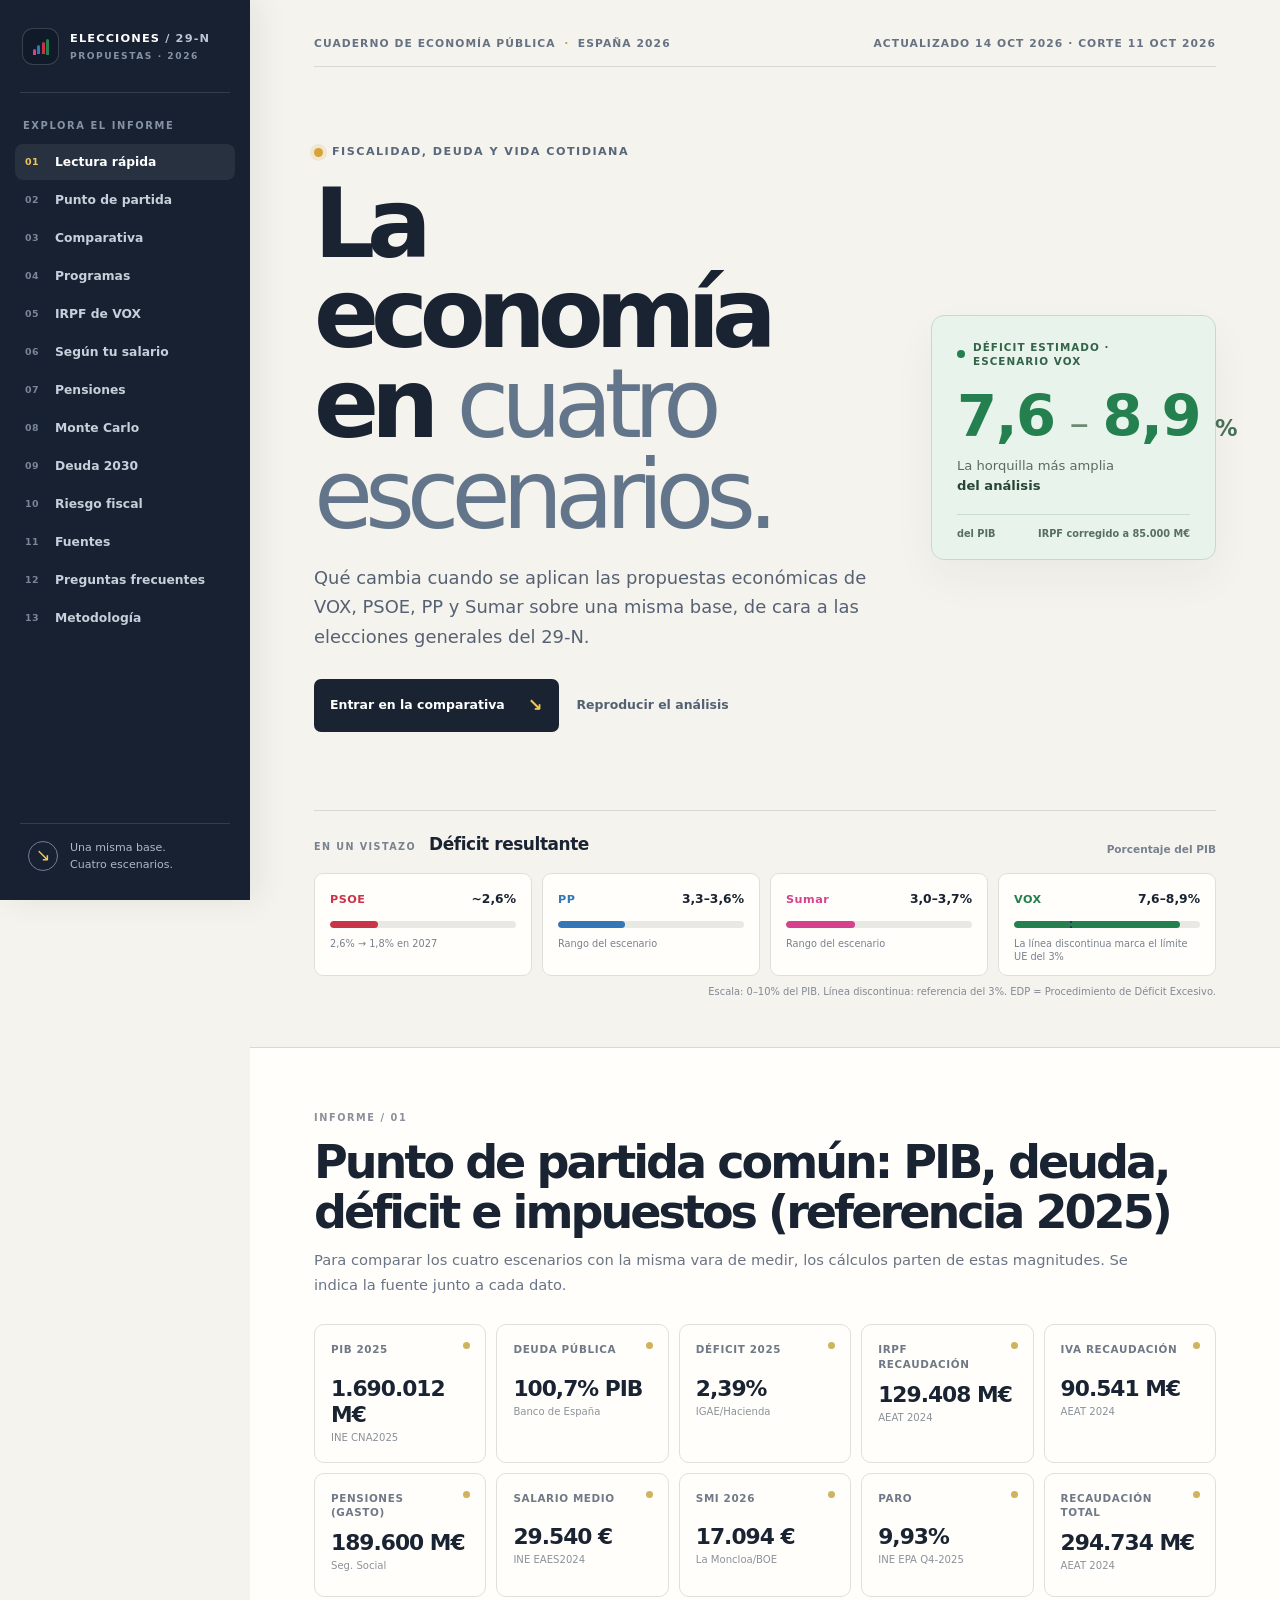
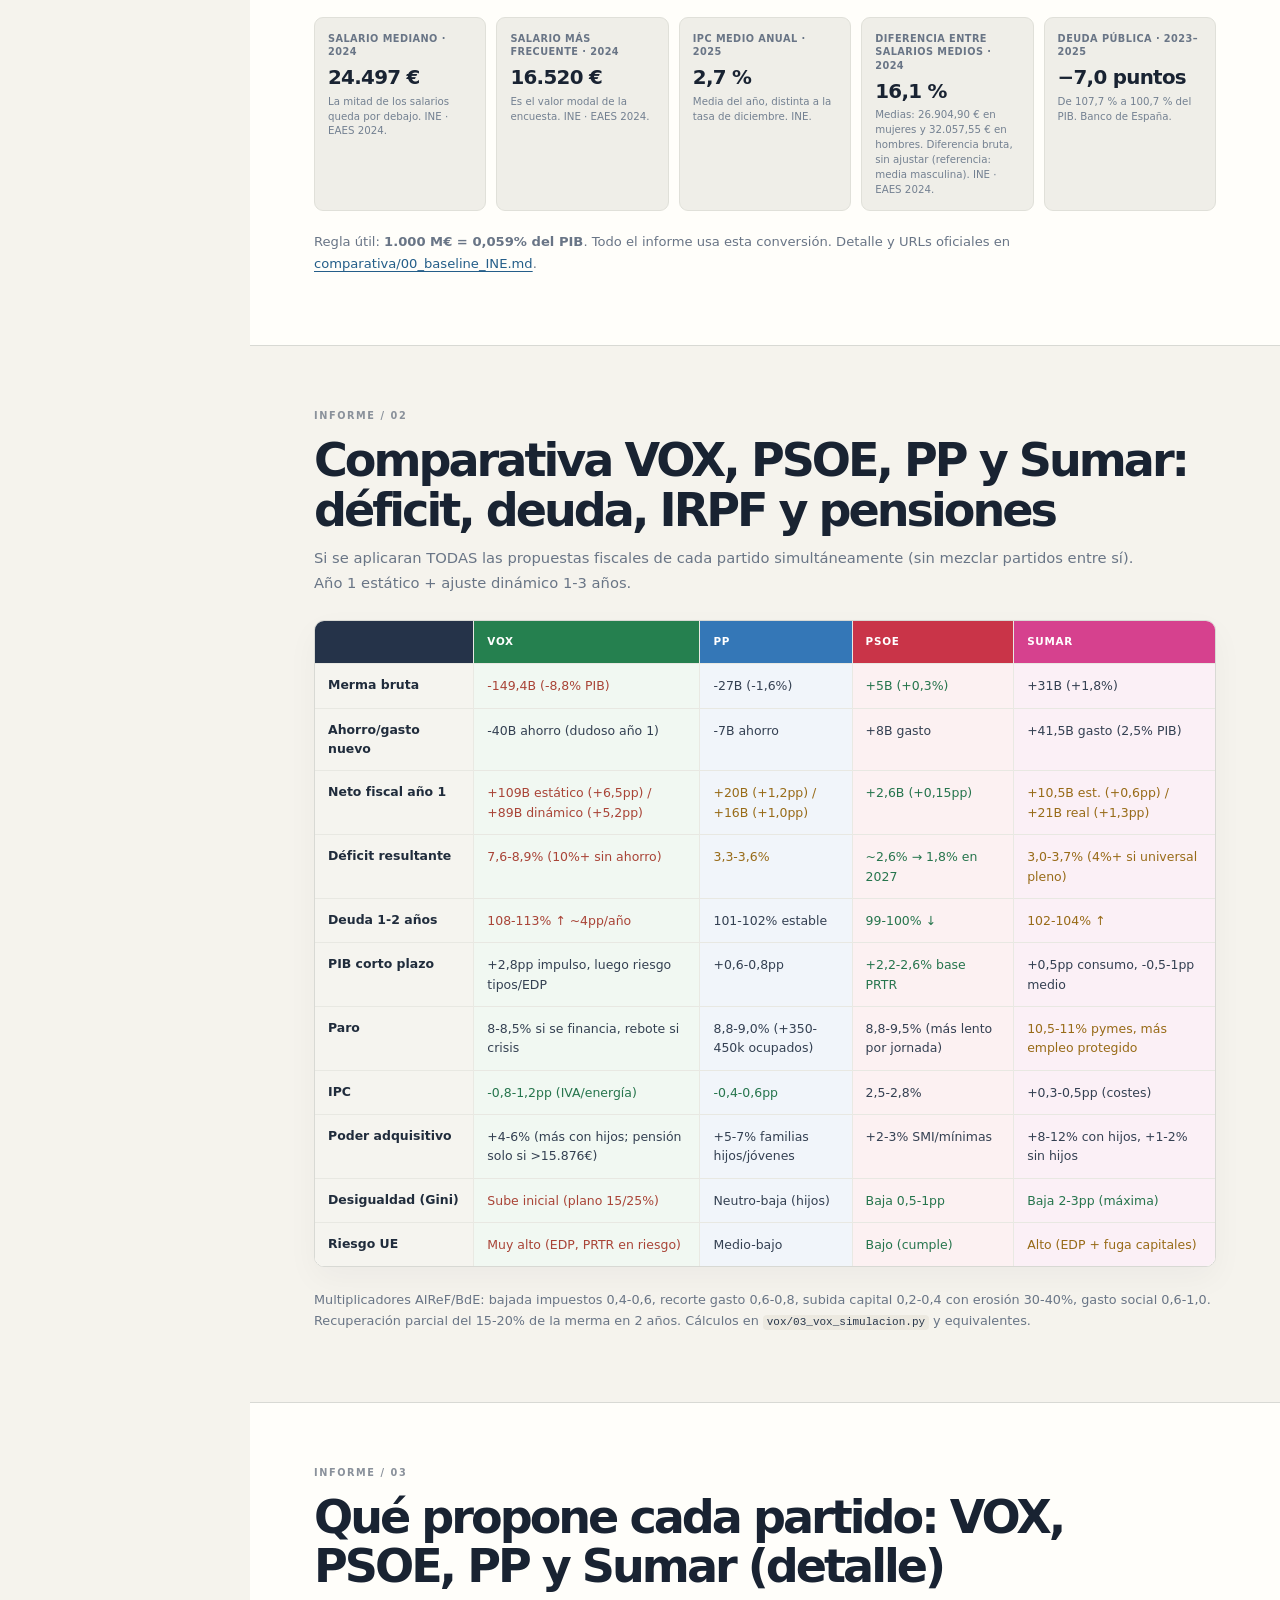
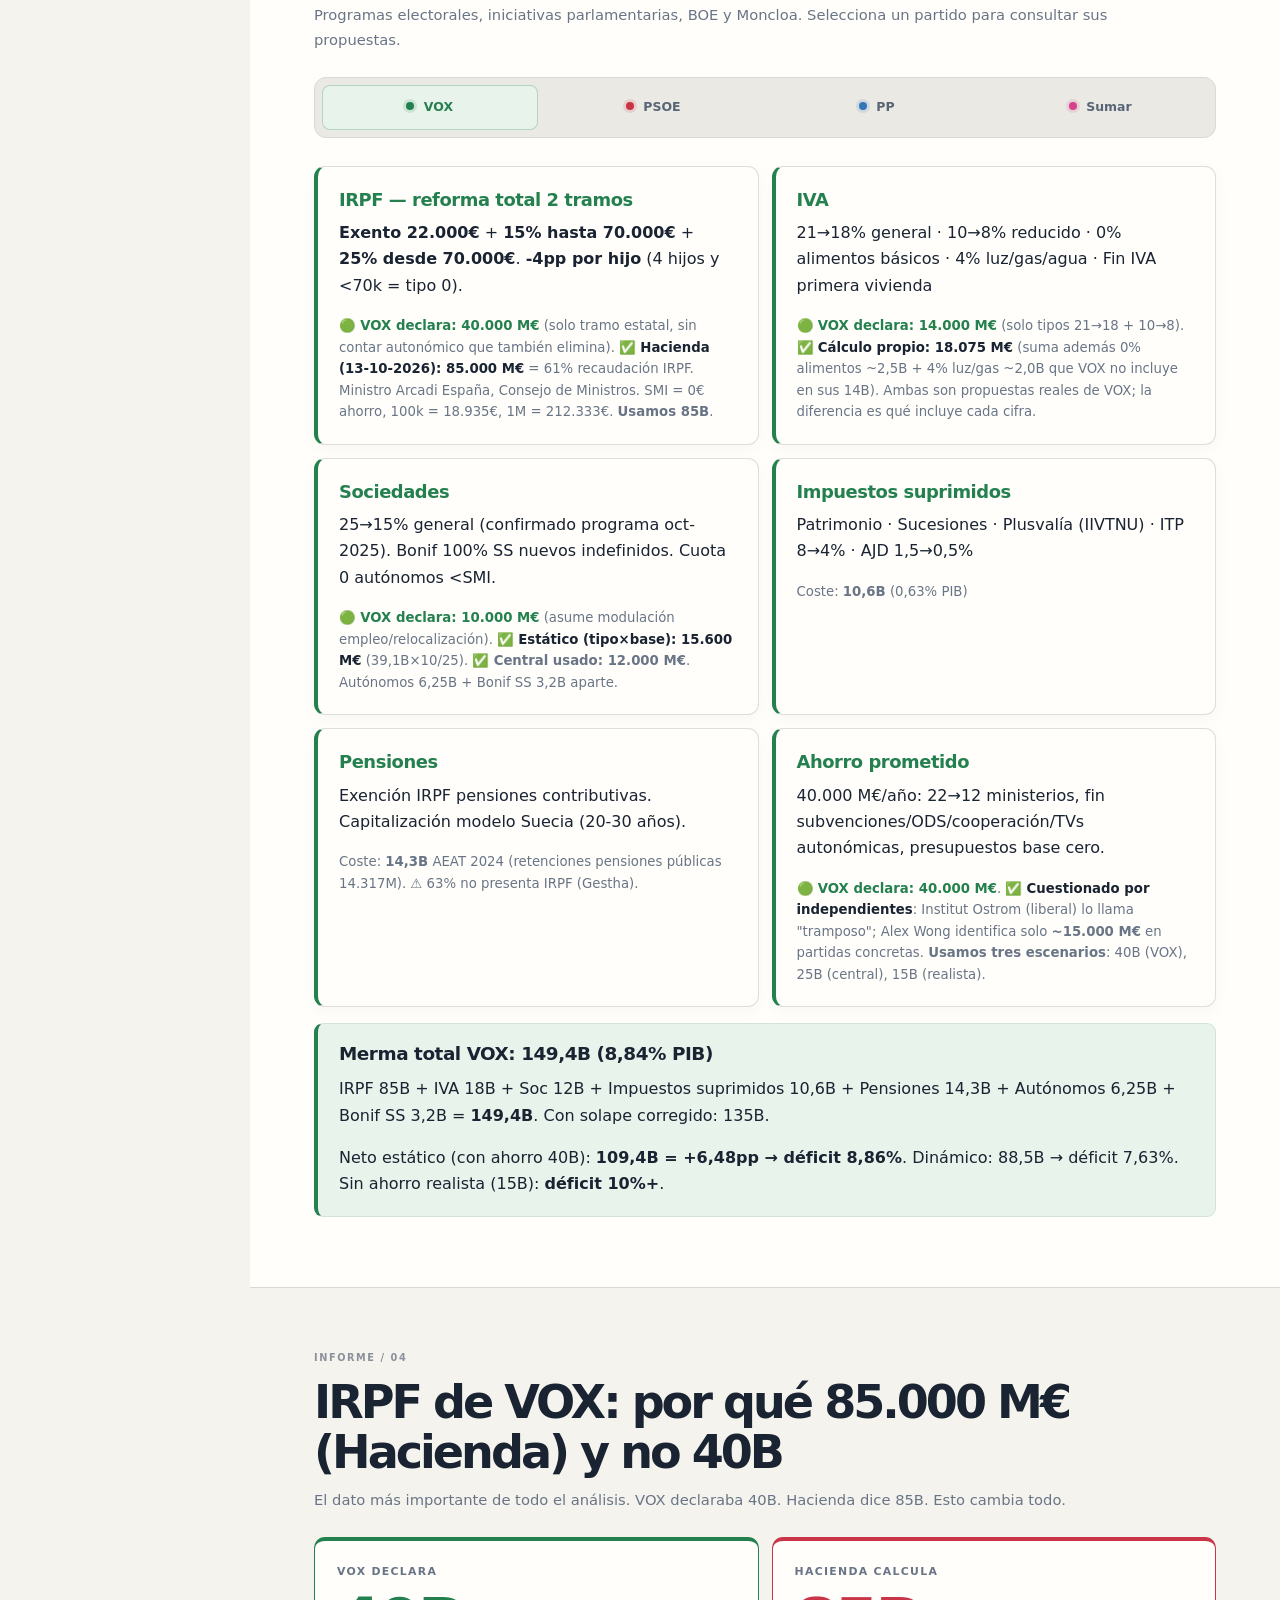
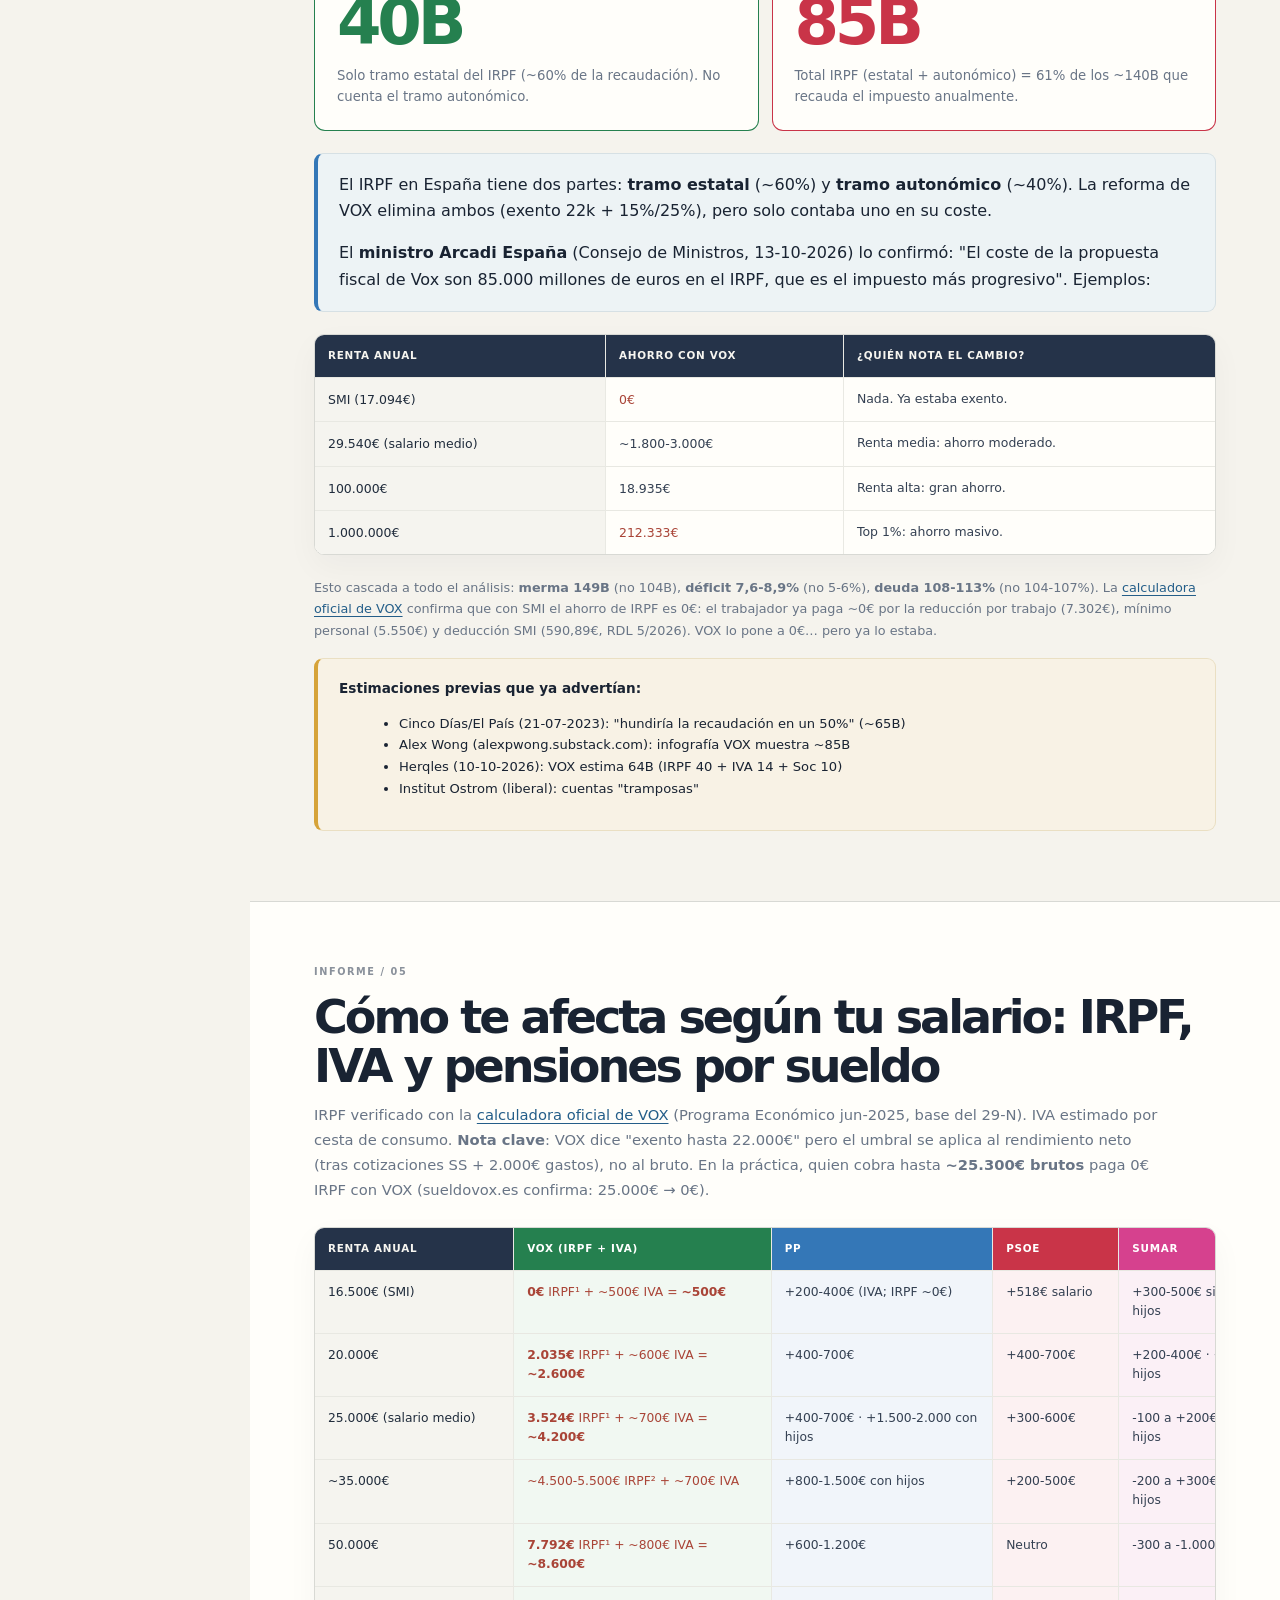
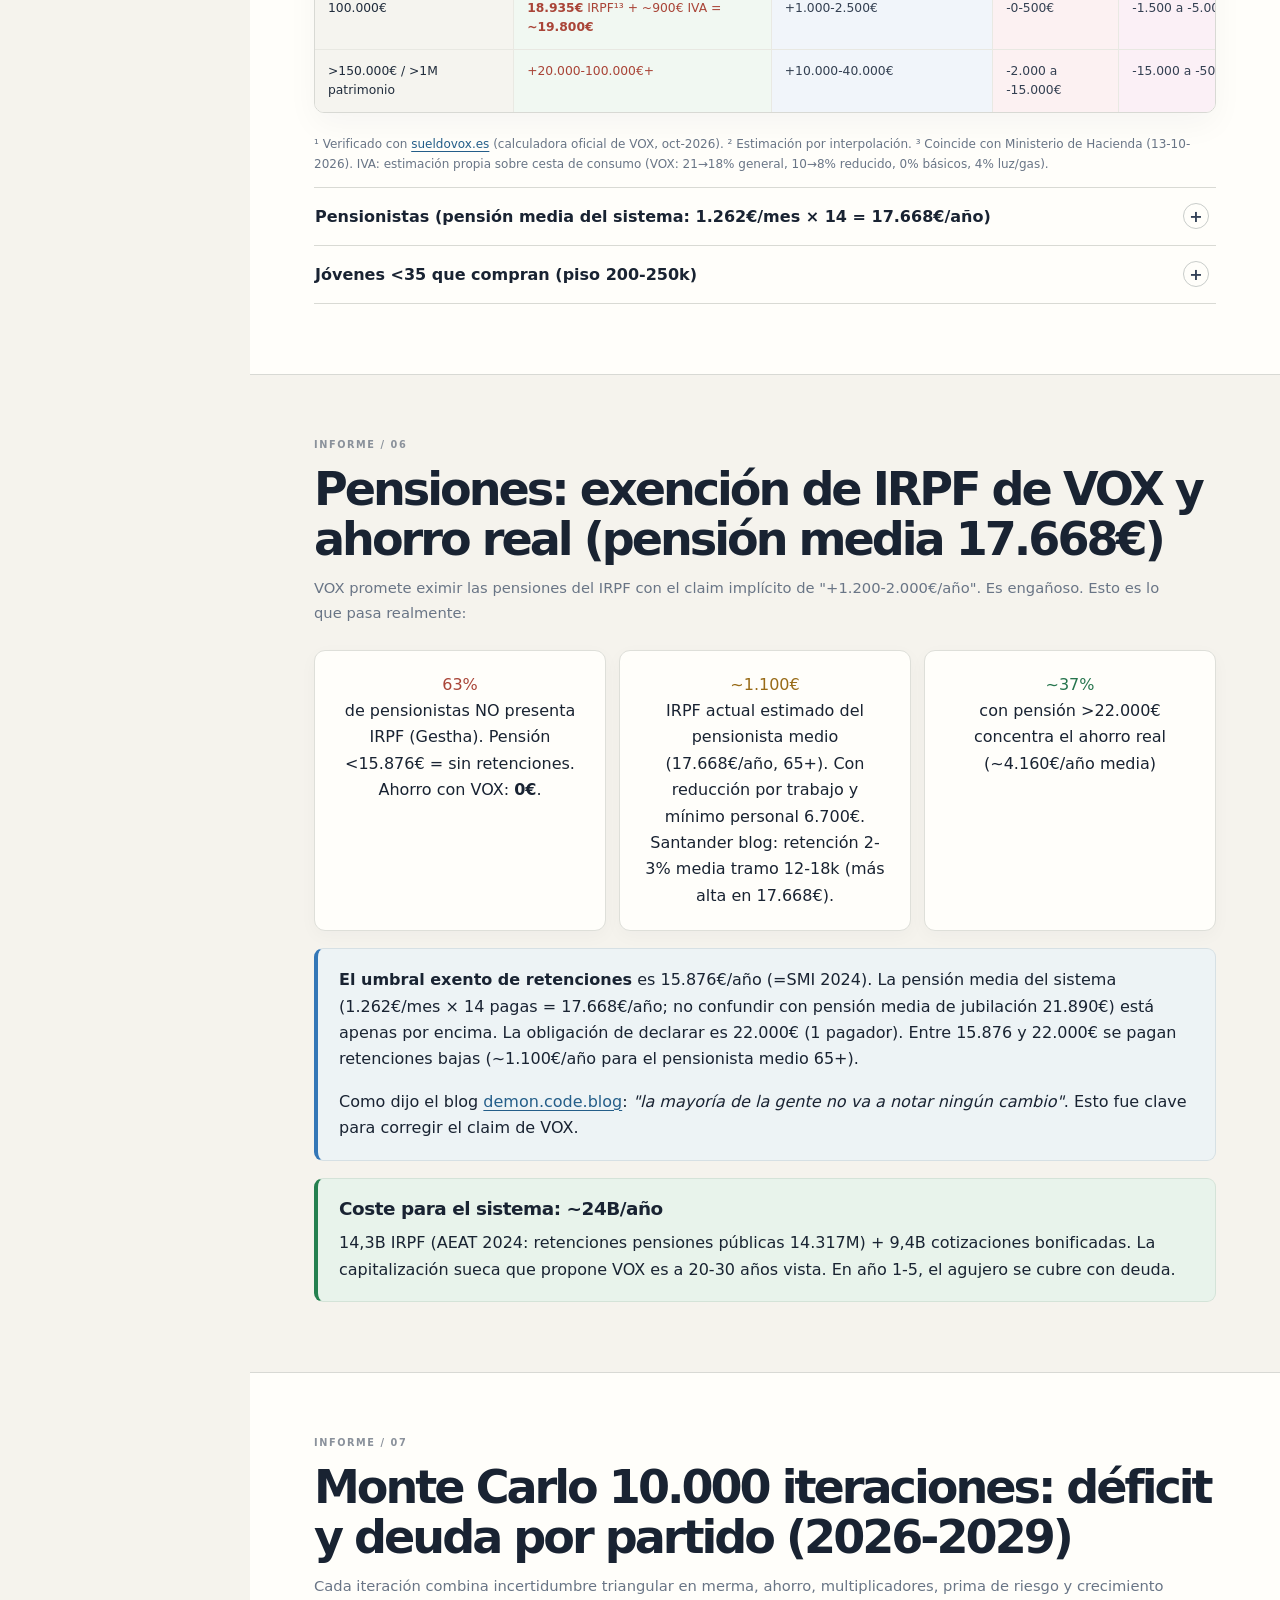
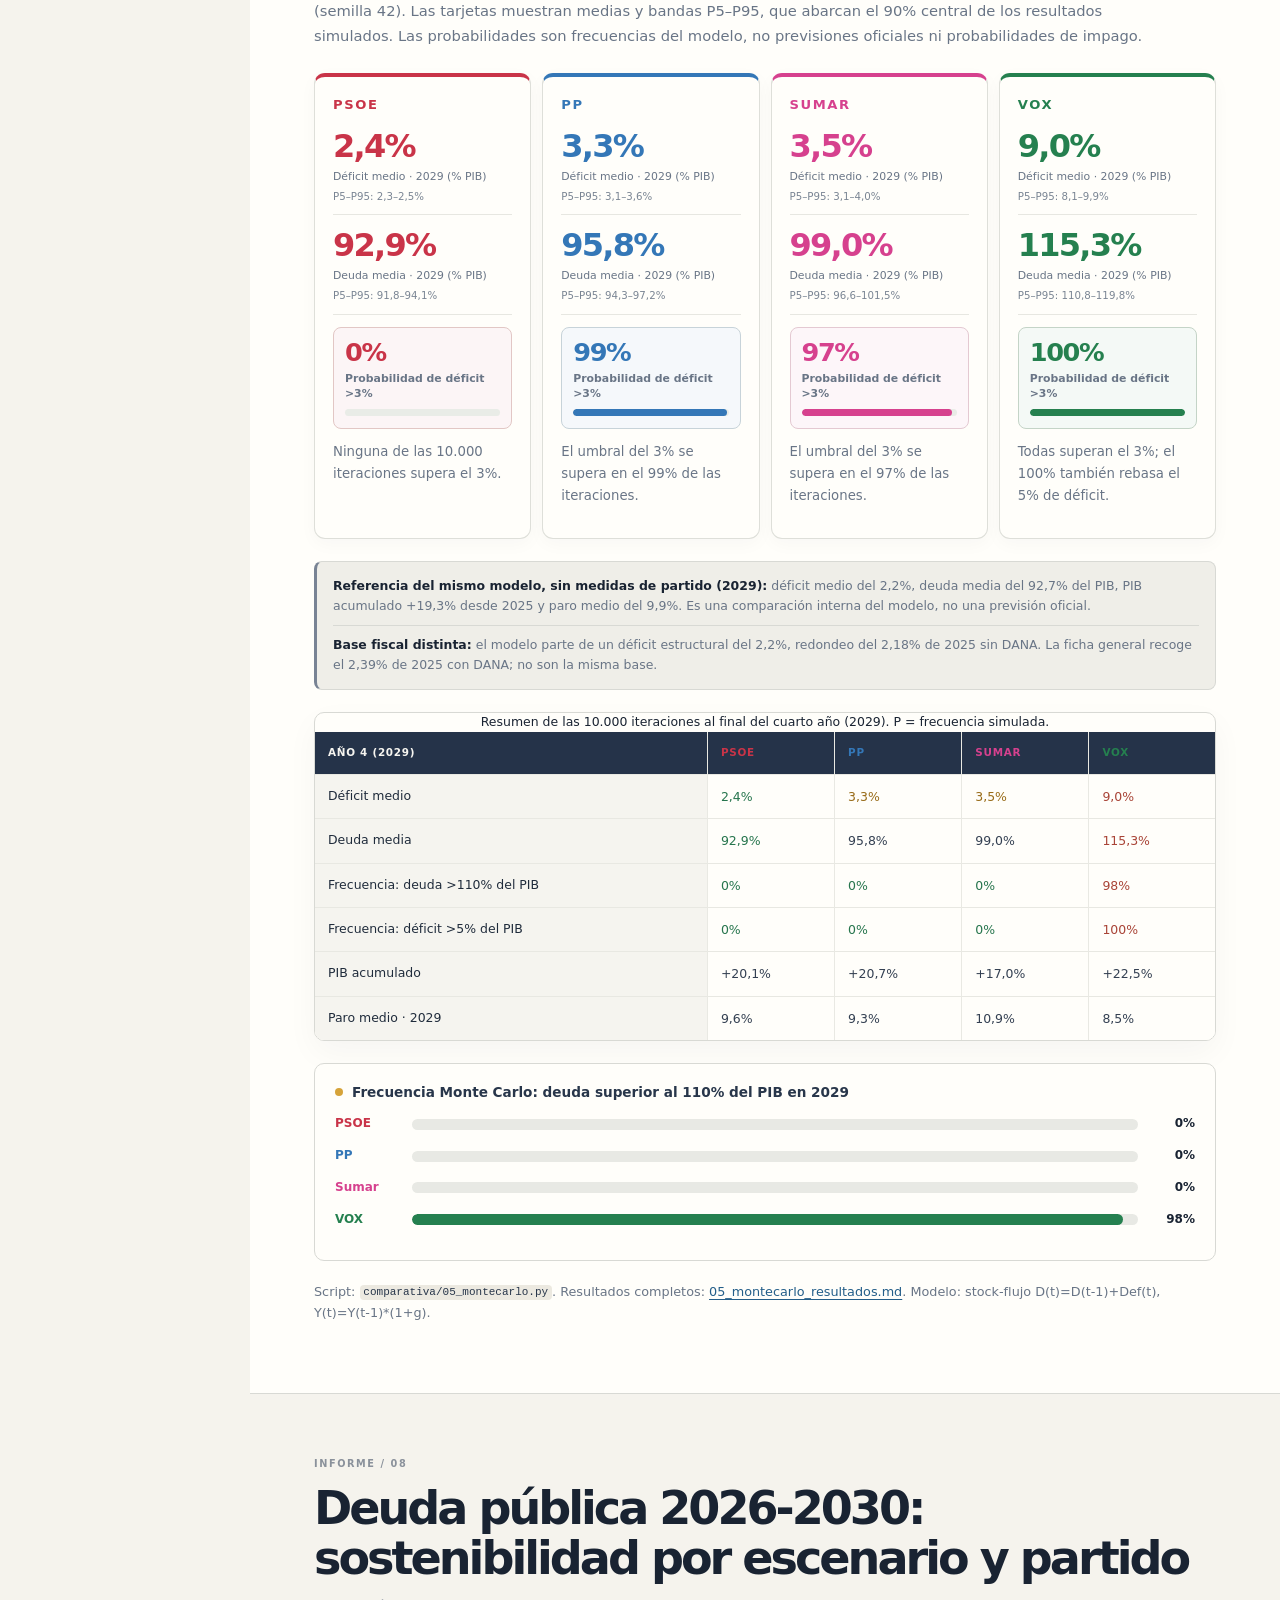
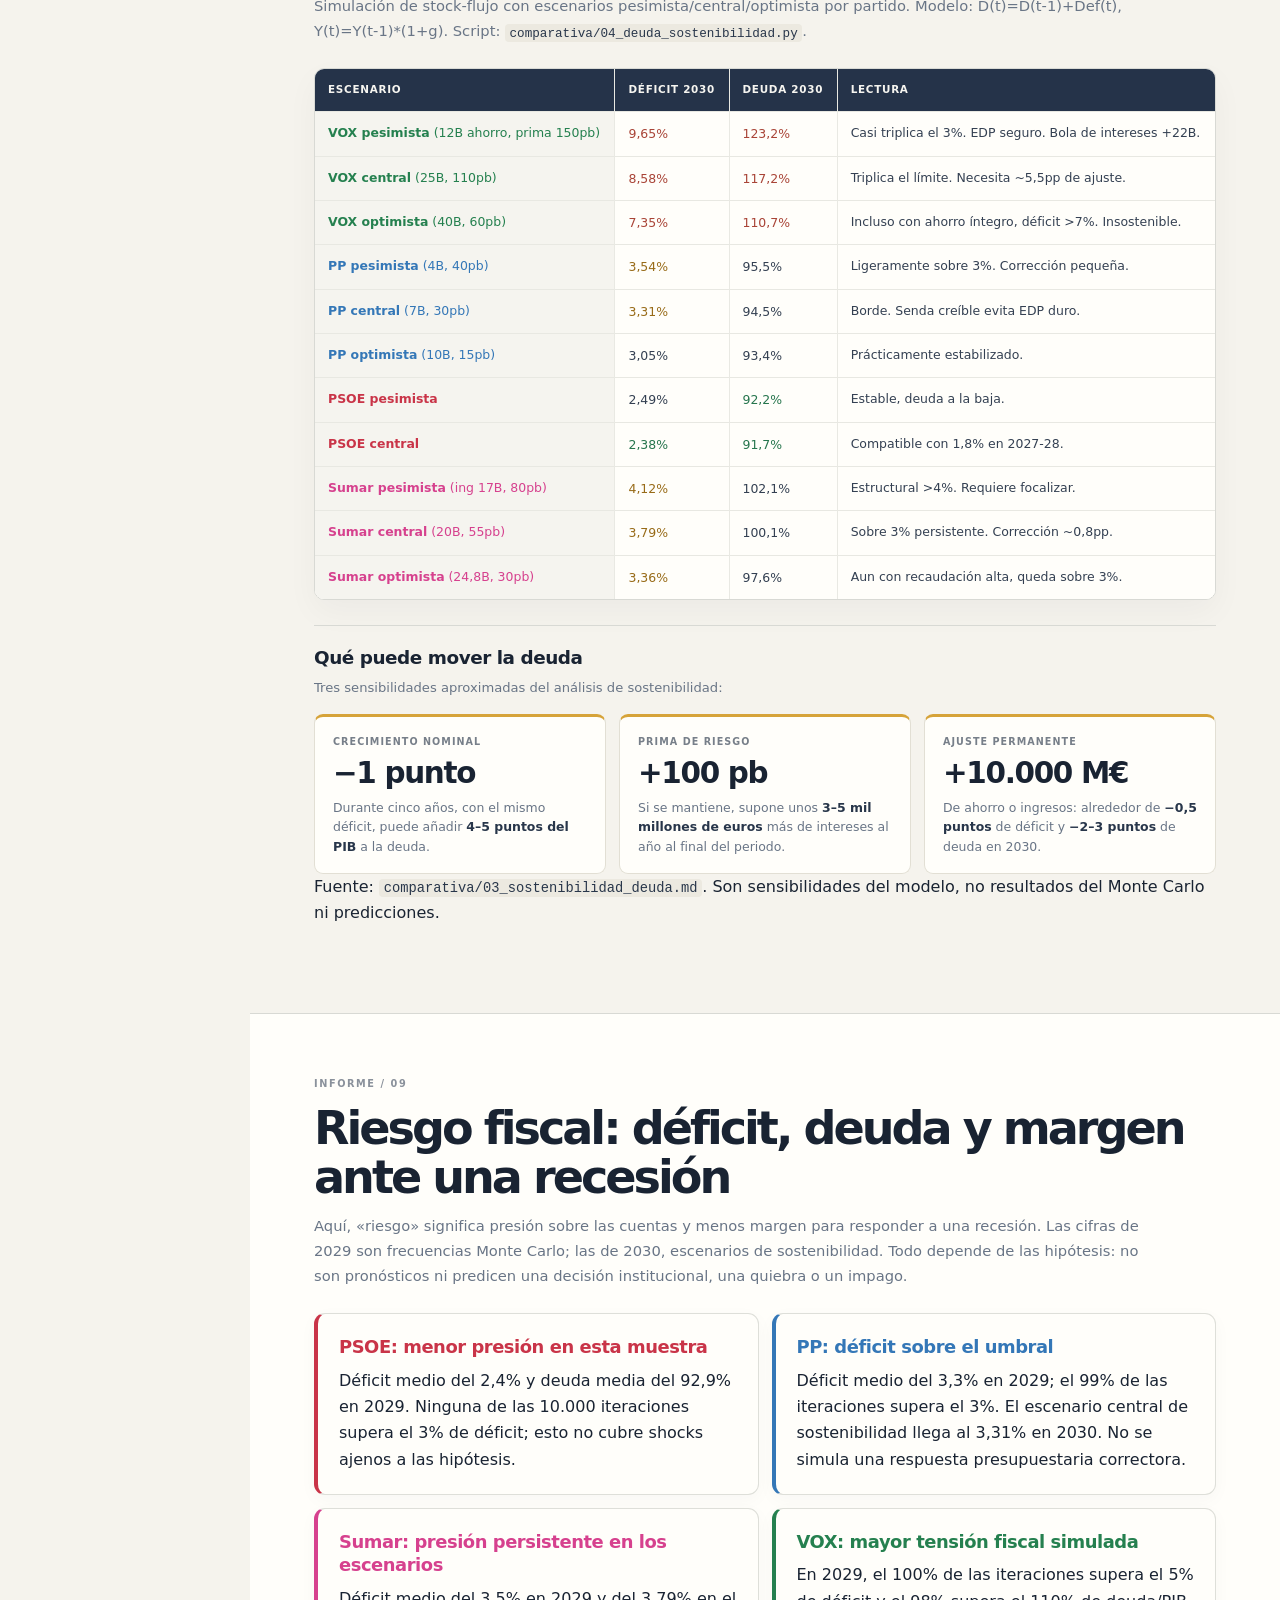
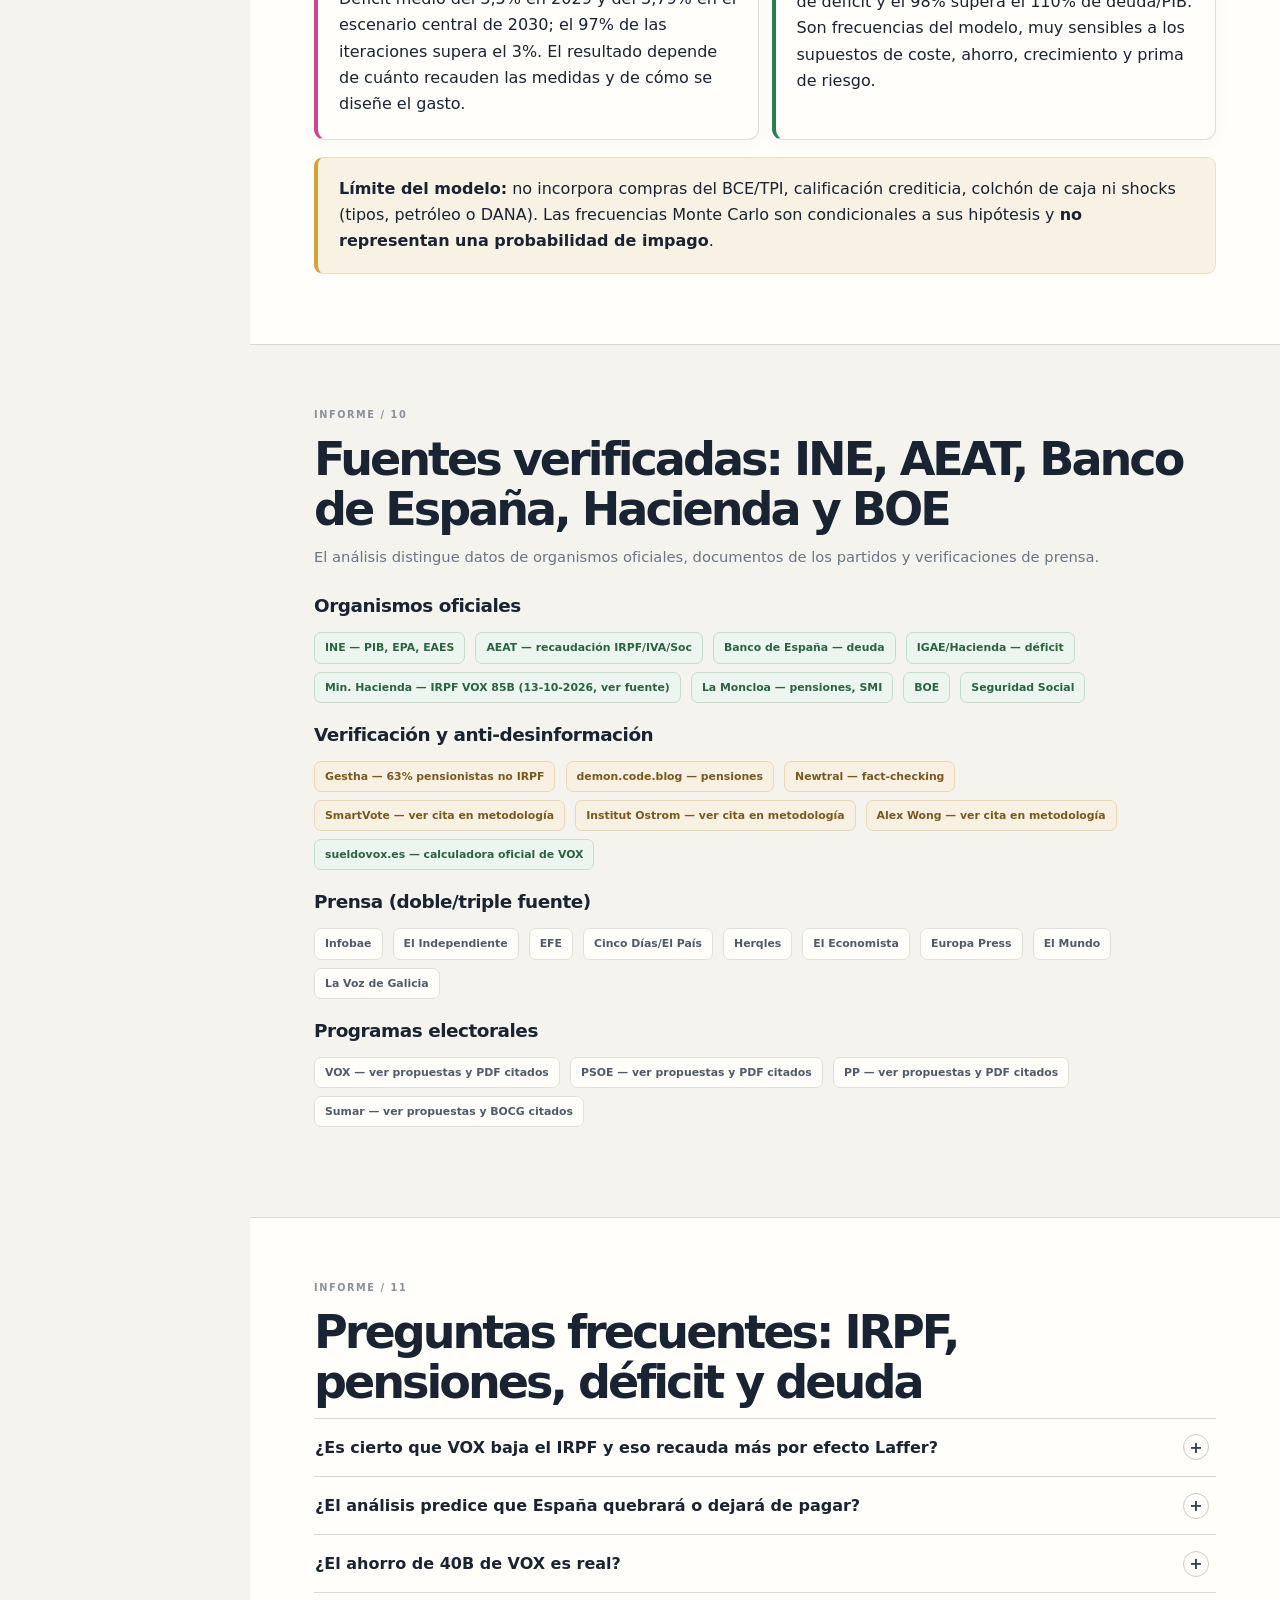
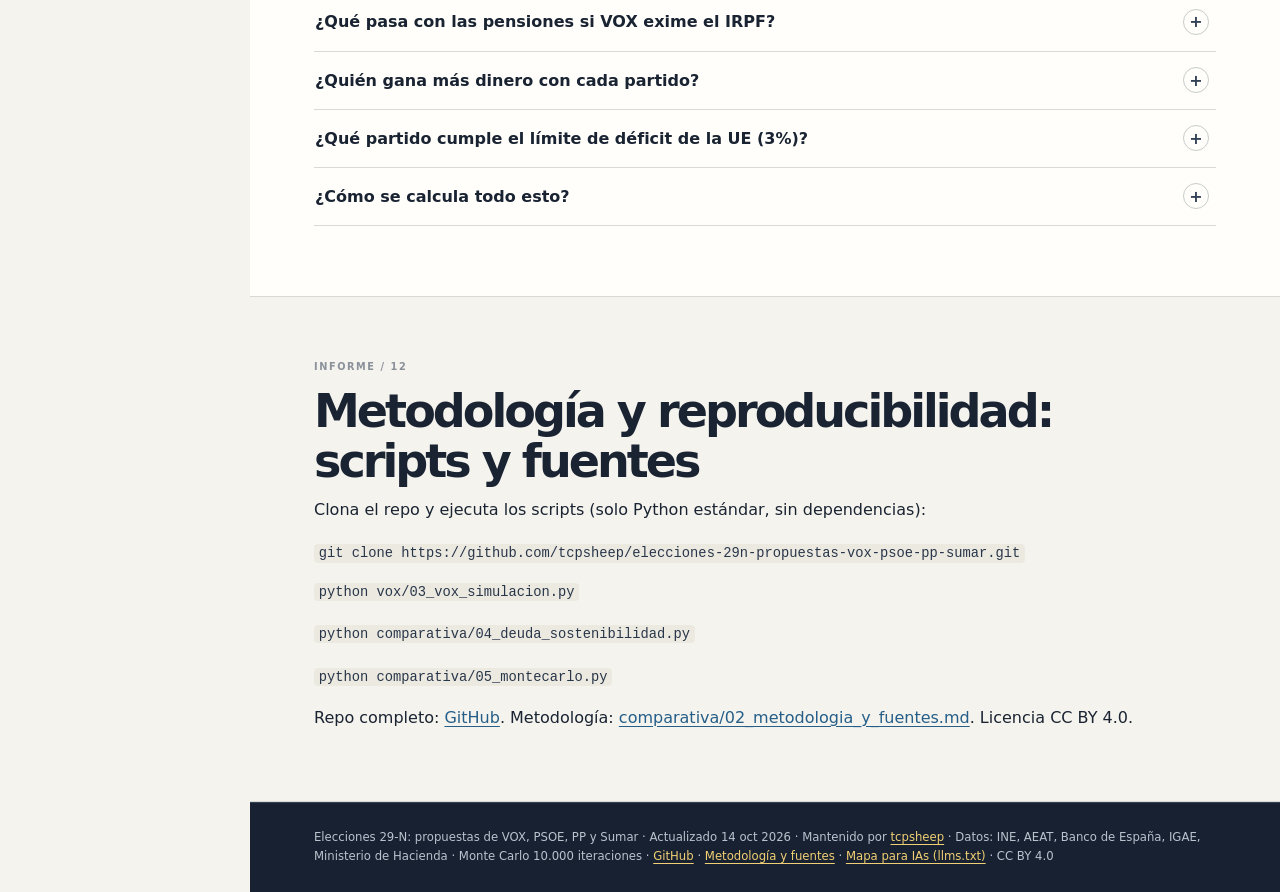
<file: docs/index.html>
<!DOCTYPE html>
<html lang="es">
<head>
<meta charset="UTF-8">
<meta name="viewport" content="width=device-width, initial-scale=1.0">
<title>Elecciones 29-N: propuestas de VOX, PSOE, PP y Sumar</title>
<meta name="description" content="Elecciones 29-N: qué proponen VOX, PSOE, PP y Sumar en IRPF, IVA, pensiones, déficit y deuda. Datos INE, AEAT, Banco de España y Hacienda.">
<meta name="keywords" content="VOX, PSOE, PP, Sumar, propuestas económicas, IRPF, IVA, pensiones, deuda pública, déficit, elecciones 2026, elecciones 29N, 29-N, reforma fiscal, España, Hacienda, AEAT, INE, Banco de España, Monte Carlo">
<meta name="author" content="tcpsheep">
<link rel="canonical" href="https://tcpsheep.github.io/elecciones-29n-propuestas-vox-psoe-pp-sumar/">
<meta name="robots" content="index, follow">
<meta name="google-site-verification" content="kOx3p4j699NhmBCFrzYhGt9ktm2qVfUL0nB2GeMQ37o" />
<meta name="msvalidate.01" content="5A3885027F065410328F8F75EC82399B" />
<meta property="og:type" content="article">
<meta property="og:site_name" content="Elecciones 29-N: propuestas">
<meta property="og:image" content="https://tcpsheep.github.io/elecciones-29n-propuestas-vox-psoe-pp-sumar/favicon.svg">
<meta property="article:published_time" content="2026-10-11">
<meta property="article:modified_time" content="2026-10-14">
<meta property="og:title" content="Elecciones 29-N: qué proponen VOX, PSOE, PP y Sumar en economía">
<meta property="og:description" content="IRPF, IVA, pensiones, déficit y deuda comparados con datos oficiales INE, AEAT, BdE, Hacienda. Monte Carlo 10.000 iteraciones.">
<meta property="og:url" content="https://tcpsheep.github.io/elecciones-29n-propuestas-vox-psoe-pp-sumar/">
<meta property="og:locale" content="es_ES">
<meta name="twitter:card" content="summary">
<meta name="twitter:title" content="Elecciones 29-N: VOX, PSOE, PP y Sumar, propuestas">
<meta name="twitter:description" content="IRPF 85B Hacienda, déficit 7,6-8,9% VOX, Monte Carlo 10.000 iteraciones. Datos INE, AEAT, BdE.">
<meta name="twitter:image" content="https://tcpsheep.github.io/elecciones-29n-propuestas-vox-psoe-pp-sumar/favicon.svg">
<script type="application/ld+json">
{"@context":"https://schema.org","@type":"Dataset","@id":"https://tcpsheep.github.io/elecciones-29n-propuestas-vox-psoe-pp-sumar/#dataset","name":"Elecciones 29-N: propuestas de VOX, PSOE, PP y Sumar","description":"Comparativa del impacto de las propuestas de VOX, PSOE, PP y Sumar sobre el IRPF, IVA, pensiones, déficit y deuda pública de España. Datos baseline: PIB 1.690.012 M€ (INE), deuda 100,7% PIB (BdE), déficit 2,39% (IGAE), recaudación AEAT 294.734 M€. Monte Carlo 10.000 iteraciones. Órdenes de magnitud (±20-30%), no previsión oficial.","url":"https://tcpsheep.github.io/elecciones-29n-propuestas-vox-psoe-pp-sumar/","inLanguage":"es-ES","temporalCoverage":"2025/2030","spatialCoverage":{"@type":"Place","name":"España"},"datePublished":"2026-10-11","dateModified":"2026-10-14","keywords":["VOX","PSOE","PP","Sumar","IRPF","IVA","pensiones","deuda pública","déficit","propuestas económicas","Monte Carlo","España","elecciones 2026","elecciones 29N","29-N","reforma fiscal"],"creator":{"@type":"Person","name":"tcpsheep","url":"https://github.com/tcpsheep"},"license":"https://creativecommons.org/licenses/by/4.0/","isAccessibleForFree":true,"distribution":[{"@type":"DataDownload","encodingFormat":"text/html","contentUrl":"https://github.com/tcpsheep/elecciones-29n-propuestas-vox-psoe-pp-sumar"}]}
</script>
<script type="application/ld+json">
{"@context":"https://schema.org","@type":"FAQPage","mainEntity":[
{"@type":"Question","name":"¿Es cierto que VOX baja el IRPF y eso recauda más por efecto Laffer?","acceptedAnswer":{"@type":"Answer","text":"No. El efecto Laffer recupera solo el 15-20% de la merma en 2 años (multiplicadores AIReF/BdE). Con 149B de merma, se recuperan ~27B y quedan 122B de agujero neto. La curva Laffer funciona con tipos muy altos (>70%), no con tipos actuales del 19-45%."}},
{"@type":"Question","name":"¿El análisis predice que España quebrará o dejará de pagar?","acceptedAnswer":{"@type":"Answer","text":"No. Es una comparación de déficit, deuda y correcciones necesarias, no una predicción de quiebra o impago. No modela compras del BCE/TPI, calificación crediticia, colchón de caja ni shocks. Las frecuencias Monte Carlo dependen de sus hipótesis y no son probabilidades de impago."}},
{"@type":"Question","name":"¿El ahorro de 40B de VOX es real?","acceptedAnswer":{"@type":"Answer","text":"Está cuestionado. Institut Ostrom lo califica de tramposo (oct-2026). Alex Wong solo identifica ~15.227 M€ en recortes concretos. El gasto político directo suma ~8-12B. Llegar a 40B exigiría recortar transferencias a CCAA o personal, con fricción constitucional."}},
{"@type":"Question","name":"¿Qué pasa con las pensiones si VOX exime el IRPF?","acceptedAnswer":{"@type":"Answer","text":"El sistema pierde 14,3B de IRPF (AEAT) + 9,4B de cotizaciones = ~24B/año. El 63% de pensionistas no presenta IRPF (Gestha) y no notaría cambio. El pensionista medio (17.668€/año, 65+) paga ~1.100€ de IRPF, no 2.000€. Solo el 37% con pensión superior a 22.000€ ahorra más (~4.160€ de media)."}},
{"@type":"Question","name":"¿Quién gana más dinero con cada partido?","acceptedAnswer":{"@type":"Answer","text":"VOX: el SMI ya paga ~0€ de IRPF, así que gana 0€ en IRPF + 400-600€ en IVA; 20.000€: +2.035€; 25.000€: +3.524€; 100.000€: +18.935€. PP: rentas medias con hijos (+1.500-2.000€). PSOE: SMI y rentas bajas (+518€). Sumar: familias con hijos (+5.000-5.500€ con 2 hijos)."}},
{"@type":"Question","name":"¿Qué partido cumple el límite de déficit de la UE (3%)?","acceptedAnswer":{"@type":"Answer","text":"Solo el PSOE (~2,6%). PP (3,3-3,6%) queda cerca pero es manejable con senda. Sumar (3,0-3,7%) queda pegado al límite. VOX (7,6-8,9%) lo triplica: en el Monte Carlo, el 100% de los 10.000 escenarios supera el 5%."}},
{"@type":"Question","name":"¿Cómo se calcula todo esto?","acceptedAnswer":{"@type":"Answer","text":"Modelo estático año 1 (tipo x base), modelo dinámico 1-3 años con multiplicadores AIReF/BdE, deuda por stock-flujo D(t)=D(t-1)+Def(t) y Monte Carlo de 10.000 iteraciones. Scripts Python reproducibles en el repositorio. Son órdenes de magnitud (±20-30%), no un modelo DSGE ni una microsimulación de la AEAT."}}
]}
</script>
<link rel="icon" type="image/svg+xml" href="favicon.svg">
<meta name="theme-color" content="#172131">
<link rel="stylesheet" href="site.css">
</head>
<body>

<a class="skip-link" href="#contenido">Saltar al contenido</a>
<nav class="site-nav" aria-label="Navegación principal">
<div class="nav-inner">
<a class="brand" href="#hero" aria-label="Elecciones 29-N, inicio"><span class="brand-mark" aria-hidden="true"><span class="brand-bars"><i></i><i></i><i></i><i></i></span></span><span class="brand-name">ELECCIONES<span> / 29-N</span><small>PROPUESTAS · 2026</small></span></a>
<span class="nav-caption">Explora el informe</span>
<a href="#hero" class="active">Lectura rápida</a><a href="#baseline">Punto de partida</a><a href="#comparativa">Comparativa</a><a href="#partidos">Programas</a><a href="#irpf">IRPF de VOX</a><a href="#salario">Según tu salario</a><a href="#pensiones">Pensiones</a><a href="#montecarlo">Monte Carlo</a><a href="#deuda2030">Deuda 2030</a><a href="#riesgo">Riesgo fiscal</a><a href="#fuentes">Fuentes</a><a href="#faq">Preguntas frecuentes</a><a href="#metodo">Metodología</a>
<div class="nav-note"><span class="nav-note-mark" aria-hidden="true">↘</span><span>Una misma base.<br>Cuatro escenarios.</span></div>
</div>
</nav>
<main id="contenido">

<!-- PORTADA · RESUMEN VISUAL -->
<section class="hero" id="hero" aria-labelledby="hero-title">
<div class="hero-shell">
<div class="hero-topline"><span>Cuaderno de economía pública <b>·</b> España 2026</span><span>Actualizado <time datetime="2026-10-14">14 oct 2026</time> · Corte 11 oct 2026</span></div>
<div class="hero-layout">
<div class="hero-copy">
<p class="hero-kicker"><span class="hero-kicker-mark" aria-hidden="true"></span> Fiscalidad, deuda y vida cotidiana</p>
<h1 id="hero-title">La economía<br>en <em>cuatro escenarios.</em><span style="position:absolute;width:1px;height:1px;margin:-1px;padding:0;overflow:hidden;clip:rect(0,0,0,0);white-space:nowrap;border:0;"> Elecciones 29-N: propuestas de VOX, PSOE, PP y Sumar sobre IRPF, pensiones, déficit y deuda</span></h1>
<p class="hero-dek">Qué cambia cuando se aplican las propuestas económicas de VOX, PSOE, PP y Sumar sobre una misma base, de cara a las elecciones generales del 29-N.</p>
<div class="hero-actions"><a class="action-primary" href="#comparativa">Entrar en la comparativa <span aria-hidden="true">↘</span></a><a class="action-secondary" href="#metodo">Reproducir el análisis</a></div>
</div>
<div class="hero-feature" role="group" aria-label="Déficit estimado del escenario VOX: entre 7,6 y 8,9 por ciento del PIB">
<div class="feature-label"><span aria-hidden="true"></span> Déficit estimado · escenario VOX</div>
<div class="feature-number"><span>7,6</span><i aria-hidden="true">–</i><span>8,9</span><small>%</small></div>
<p class="feature-note">La horquilla más amplia<br><strong>del análisis</strong></p>
<div class="feature-foot"><span>del PIB</span><span>IRPF corregido a 85.000 M€</span></div>
</div>
</div>
<div class="hero-data">
<div class="chart-heading"><div><span class="chart-kicker">EN UN VISTAZO</span><strong>Déficit resultante</strong></div><span class="chart-unit">Porcentaje del PIB</span></div>
<div class="hero-chart" id="heroChart" role="group" aria-label="Comparación del déficit estimado por partido">
<div class="hbar hbar-psoe"><div class="hbar-heading"><span class="hbar-label">PSOE</span><strong>~2,6%</strong></div><div class="hbar-track"><div class="hbar-fill" style="--w:26%;background:var(--psoe)"></div></div><span class="hbar-note">2,6% → 1,8% en 2027</span></div>
<div class="hbar hbar-pp"><div class="hbar-heading"><span class="hbar-label">PP</span><strong>3,3–3,6%</strong></div><div class="hbar-track"><div class="hbar-fill" style="--w:36%;background:var(--pp)"></div></div><span class="hbar-note">Rango del escenario</span></div>
<div class="hbar hbar-sumar"><div class="hbar-heading"><span class="hbar-label">Sumar</span><strong>3,0–3,7%</strong></div><div class="hbar-track"><div class="hbar-fill" style="--w:37%;background:var(--sumar)"></div></div><span class="hbar-note">Rango del escenario</span></div>
<div class="hbar hbar-vox"><div class="hbar-heading"><span class="hbar-label">VOX</span><strong>7,6–8,9%</strong></div><div class="hbar-track"><div class="hbar-fill" style="--w:89%;background:var(--vox)"></div><span class="ue-line" aria-hidden="true"></span></div><span class="hbar-note">La línea discontinua marca el límite UE del 3%</span></div>
</div>
<p class="hero-caption" id="deficit-chart-note">Escala: 0–10% del PIB. Línea discontinua: referencia del 3%. EDP = Procedimiento de Déficit Excesivo.</p>
</div>
</div>
</section>

<!-- ============ BASELINE ============ -->
<section id="baseline" class="reveal">
<h2 class="sec-title"><span class="dot" style="background:var(--pp)"></span>Punto de partida común: PIB, deuda, déficit e impuestos (referencia 2025)</h2>
<p class="sec-sub">Para comparar los cuatro escenarios con la misma vara de medir, los cálculos parten de estas magnitudes. Se indica la fuente junto a cada dato.</p>
<div class="stats-grid" id="baselineStats">
<div class="stat"><div class="lbl">PIB 2025</div><div class="val" data-target="1690012" data-suffix=" M€">1.690.012 M€</div><div class="src">INE CNA2025</div></div>
<div class="stat"><div class="lbl">Deuda pública</div><div class="val" data-target="10070" data-decimal="1" data-suffix="% PIB">100,7% PIB</div><div class="src">Banco de España</div></div>
<div class="stat"><div class="lbl">Déficit 2025</div><div class="val" data-target="239" data-decimal="2" data-suffix="%">2,39%</div><div class="src">IGAE/Hacienda</div></div>
<div class="stat"><div class="lbl">IRPF recaudación</div><div class="val" data-target="129408" data-suffix=" M€">129.408 M€</div><div class="src">AEAT 2024</div></div>
<div class="stat"><div class="lbl">IVA recaudación</div><div class="val" data-target="90541" data-suffix=" M€">90.541 M€</div><div class="src">AEAT 2024</div></div>
<div class="stat"><div class="lbl">Pensiones (gasto)</div><div class="val" data-target="189600" data-suffix=" M€">189.600 M€</div><div class="src">Seg. Social</div></div>
<div class="stat"><div class="lbl">Salario medio</div><div class="val" data-target="29540" data-suffix=" €">29.540 €</div><div class="src">INE EAES2024</div></div>
<div class="stat"><div class="lbl">SMI 2026</div><div class="val" data-target="17094" data-suffix=" €">17.094 €</div><div class="src">La Moncloa/BOE</div></div>
<div class="stat"><div class="lbl">Paro</div><div class="val" data-target="993" data-decimal="2" data-suffix="%">9,93%</div><div class="src">INE EPA Q4-2025</div></div>
<div class="stat"><div class="lbl">Recaudación total</div><div class="val" data-target="294734" data-suffix=" M€">294.734 M€</div><div class="src">AEAT 2024</div></div>
</div>
<dl class="baseline-context" aria-label="Distribución salarial, inflación y evolución de la deuda">
<div><dt>Salario mediano · 2024</dt><dd>24.497 €</dd><p>La mitad de los salarios queda por debajo. INE · EAES 2024.</p></div>
<div><dt>Salario más frecuente · 2024</dt><dd>16.520 €</dd><p>Es el valor modal de la encuesta. INE · EAES 2024.</p></div>
<div><dt>IPC medio anual · 2025</dt><dd>2,7 %</dd><p>Media del año, distinta a la tasa de diciembre. INE.</p></div>
<div><dt>Diferencia entre salarios medios · 2024</dt><dd>16,1 %</dd><p>Medias: 26.904,90 € en mujeres y 32.057,55 € en hombres. Diferencia bruta, sin ajustar (referencia: media masculina). INE · EAES 2024.</p></div>
<div><dt>Deuda pública · 2023–2025</dt><dd>−7,0 puntos</dd><p>De 107,7 % a 100,7 % del PIB. Banco de España.</p></div>
</dl>
<p style="font-size:.82em;color:var(--muted)">Regla útil: <strong>1.000 M€ = 0,059% del PIB</strong>. Todo el informe usa esta conversión. Detalle y URLs oficiales en <a href="https://github.com/tcpsheep/elecciones-29n-propuestas-vox-psoe-pp-sumar/blob/master/comparativa/00_baseline_INE.md">comparativa/00_baseline_INE.md</a>.</p>
</section>

<!-- ============ COMPARATIVA ============ -->
<section id="comparativa" class="reveal">
<h2 class="sec-title"><span class="dot" style="background:var(--sumar)"></span>Comparativa VOX, PSOE, PP y Sumar: déficit, deuda, IRPF y pensiones</h2>
<p class="sec-sub">Si se aplicaran TODAS las propuestas fiscales de cada partido simultáneamente (sin mezclar partidos entre sí). Año 1 estático + ajuste dinámico 1-3 años.</p>
<div class="table-wrap" role="region" aria-label="Tabla de datos; desplazamiento horizontal disponible" tabindex="0"><table>
<tr><th></th><th style="color:var(--vox)">VOX</th><th style="color:var(--pp)">PP</th><th style="color:var(--psoe)">PSOE</th><th style="color:var(--sumar)">Sumar</th></tr>
<tr><td><strong>Merma bruta</strong></td><td class="num r">-149,4B (-8,8% PIB)</td><td class="num">-27B (-1,6%)</td><td class="num g">+5B (+0,3%)</td><td class="num">+31B (+1,8%)</td></tr>
<tr><td><strong>Ahorro/gasto nuevo</strong></td><td class="num">-40B ahorro (dudoso año 1)</td><td class="num">-7B ahorro</td><td class="num">+8B gasto</td><td class="num">+41,5B gasto (2,5% PIB)</td></tr>
<tr><td><strong>Neto fiscal año 1</strong></td><td class="num r">+109B estático (+6,5pp) / +89B dinámico (+5,2pp)</td><td class="num y">+20B (+1,2pp) / +16B (+1,0pp)</td><td class="num g">+2,6B (+0,15pp)</td><td class="num y">+10,5B est. (+0,6pp) / +21B real (+1,3pp)</td></tr>
<tr><td><strong>Déficit resultante</strong></td><td class="num r">7,6-8,9% (10%+ sin ahorro)</td><td class="num y">3,3-3,6%</td><td class="num g">~2,6% → 1,8% en 2027</td><td class="num y">3,0-3,7% (4%+ si universal pleno)</td></tr>
<tr><td><strong>Deuda 1-2 años</strong></td><td class="num r">108-113% ↑ ~4pp/año</td><td class="num">101-102% estable</td><td class="num g">99-100% ↓</td><td class="num y">102-104% ↑</td></tr>
<tr><td><strong>PIB corto plazo</strong></td><td class="num">+2,8pp impulso, luego riesgo tipos/EDP</td><td class="num">+0,6-0,8pp</td><td class="num g">+2,2-2,6% base PRTR</td><td class="num">+0,5pp consumo, -0,5-1pp medio</td></tr>
<tr><td><strong>Paro</strong></td><td class="num">8-8,5% si se financia, rebote si crisis</td><td class="num">8,8-9,0% (+350-450k ocupados)</td><td class="num">8,8-9,5% (más lento por jornada)</td><td class="num y">10,5-11% pymes, más empleo protegido</td></tr>
<tr><td><strong>IPC</strong></td><td class="num g">-0,8-1,2pp (IVA/energía)</td><td class="num g">-0,4-0,6pp</td><td class="num">2,5-2,8%</td><td class="num">+0,3-0,5pp (costes)</td></tr>
<tr><td><strong>Poder adquisitivo</strong></td><td class="num">+4-6% (más con hijos; pensión solo si >15.876€)</td><td class="num">+5-7% familias hijos/jóvenes</td><td class="num">+2-3% SMI/mínimas</td><td class="num">+8-12% con hijos, +1-2% sin hijos</td></tr>
<tr><td><strong>Desigualdad (Gini)</strong></td><td class="num r">Sube inicial (plano 15/25%)</td><td class="num">Neutro-baja (hijos)</td><td class="num g">Baja 0,5-1pp</td><td class="num g">Baja 2-3pp (máxima)</td></tr>
<tr><td><strong>Riesgo UE</strong></td><td class="num r">Muy alto (EDP, PRTR en riesgo)</td><td class="num">Medio-bajo</td><td class="num g">Bajo (cumple)</td><td class="num y">Alto (EDP + fuga capitales)</td></tr>
</table></div>
<p style="font-size:.8em;color:var(--muted)">Multiplicadores AIReF/BdE: bajada impuestos 0,4-0,6, recorte gasto 0,6-0,8, subida capital 0,2-0,4 con erosión 30-40%, gasto social 0,6-1,0. Recuperación parcial del 15-20% de la merma en 2 años. Cálculos en <code>vox/03_vox_simulacion.py</code> y equivalentes.</p>
</section>

<!-- ============ PARTIDOS ============ -->
<section id="partidos" class="reveal">
<h2 class="sec-title"><span class="dot" style="background:var(--vox)"></span>Qué propone cada partido: VOX, PSOE, PP y Sumar (detalle)</h2>
<p class="sec-sub">Programas electorales, iniciativas parlamentarias, BOE y Moncloa. Selecciona un partido para consultar sus propuestas.</p>
<div class="tabs" id="partyTabs" role="tablist" aria-label="Partidos">
<button type="button" class="tab vox active" data-party="vox" id="tab-vox" role="tab" aria-selected="true" aria-controls="panel-vox"><span class="party-mark" aria-hidden="true"></span> VOX</button>
<button type="button" class="tab psoe" data-party="psoe" id="tab-psoe" role="tab" aria-selected="false" aria-controls="panel-psoe" tabindex="-1"><span class="party-mark" aria-hidden="true"></span> PSOE</button>
<button type="button" class="tab pp" data-party="pp" id="tab-pp" role="tab" aria-selected="false" aria-controls="panel-pp" tabindex="-1"><span class="party-mark" aria-hidden="true"></span> PP</button>
<button type="button" class="tab sumar" data-party="sumar" id="tab-sumar" role="tab" aria-selected="false" aria-controls="panel-sumar" tabindex="-1"><span class="party-mark" aria-hidden="true"></span> Sumar</button>
</div>

<!-- VOX PANEL -->
<div class="tab-panel active" id="panel-vox" role="tabpanel" aria-labelledby="tab-vox" tabindex="0">
<div class="grid2">
<div class="card" style="border-left:3px solid var(--vox)">
<h3 style="color:var(--vox)">IRPF — reforma total 2 tramos</h3>
<p><strong>Exento 22.000€</strong> + <strong>15% hasta 70.000€</strong> + <strong>25% desde 70.000€</strong>. <strong>-4pp por hijo</strong> (4 hijos y <70k = tipo 0).</p>
<p class="desc">🟢 <strong style="color:var(--vox)">VOX declara: 40.000 M€</strong> (solo tramo estatal, sin contar autonómico que también elimina). ✅ <strong style="color:var(--ink)">Hacienda (13-10-2026): 85.000 M€</strong> = 61% recaudación IRPF. Ministro Arcadi España, Consejo de Ministros. SMI = 0€ ahorro, 100k = 18.935€, 1M = 212.333€. <strong>Usamos 85B</strong>.</p>
</div>
<div class="card" style="border-left:3px solid var(--vox)">
<h3 style="color:var(--vox)">IVA</h3>
<p>21→18% general · 10→8% reducido · 0% alimentos básicos · 4% luz/gas/agua · Fin IVA primera vivienda</p>
<p class="desc">🟢 <strong style="color:var(--vox)">VOX declara: 14.000 M€</strong> (solo tipos 21→18 + 10→8). ✅ <strong style="color:var(--ink)">Cálculo propio: 18.075 M€</strong> (suma además 0% alimentos ~2,5B + 4% luz/gas ~2,0B que VOX no incluye en sus 14B). Ambas son propuestas reales de VOX; la diferencia es qué incluye cada cifra.</p>
</div>
<div class="card" style="border-left:3px solid var(--vox)">
<h3 style="color:var(--vox)">Sociedades</h3>
<p>25→15% general (confirmado programa oct-2025). Bonif 100% SS nuevos indefinidos. Cuota 0 autónomos &lt;SMI.</p>
<p class="desc">🟢 <strong style="color:var(--vox)">VOX declara: 10.000 M€</strong> (asume modulación empleo/relocalización). ✅ <strong style="color:var(--ink)">Estático (tipo×base): 15.600 M€</strong> (39,1B×10/25). ✅ <strong>Central usado: 12.000 M€</strong>. Autónomos 6,25B + Bonif SS 3,2B aparte.</p>
</div>
<div class="card" style="border-left:3px solid var(--vox)">
<h3 style="color:var(--vox)">Impuestos suprimidos</h3>
<p>Patrimonio · Sucesiones · Plusvalía (IIVTNU) · ITP 8→4% · AJD 1,5→0,5%</p>
<p class="desc">Coste: <strong>10,6B</strong> (0,63% PIB)</p>
</div>
<div class="card" style="border-left:3px solid var(--vox)">
<h3 style="color:var(--vox)">Pensiones</h3>
<p>Exención IRPF pensiones contributivas. Capitalización modelo Suecia (20-30 años).</p>
<p class="desc">Coste: <strong>14,3B</strong> AEAT 2024 (retenciones pensiones públicas 14.317M). ⚠️ 63% no presenta IRPF (Gestha).</p>
</div>
<div class="card" style="border-left:3px solid var(--vox)">
<h3 style="color:var(--vox)">Ahorro prometido</h3>
<p>40.000 M€/año: 22→12 ministerios, fin subvenciones/ODS/cooperación/TVs autonómicas, presupuestos base cero.</p>
<p class="desc">🟢 <strong style="color:var(--vox)">VOX declara: 40.000 M€</strong>. ✅ <strong style="color:var(--ink)">Cuestionado por independientes</strong>: Institut Ostrom (liberal) lo llama "tramposo"; Alex Wong identifica solo <strong>~15.000 M€</strong> en partidas concretas. <strong>Usamos tres escenarios</strong>: 40B (VOX), 25B (central), 15B (realista).</p>
</div>
</div>
<div class="alert" style="margin-top:16px">
<h3>Merma total VOX: 149,4B (8,84% PIB)</h3>
<p>IRPF 85B + IVA 18B + Soc 12B + Impuestos suprimidos 10,6B + Pensiones 14,3B + Autónomos 6,25B + Bonif SS 3,2B = <strong>149,4B</strong>. Con solape corregido: 135B.</p>
<p>Neto estático (con ahorro 40B): <strong>109,4B = +6,48pp → déficit 8,86%</strong>. Dinámico: 88,5B → déficit 7,63%. Sin ahorro realista (15B): <strong>déficit 10%+</strong>.</p>
</div>
</div>

<!-- PSOE PANEL -->
<div class="tab-panel" id="panel-psoe" role="tabpanel" aria-labelledby="tab-psoe" tabindex="0">
<div class="grid2">
<div class="card" style="border-left:3px solid var(--psoe)"><h3 style="color:var(--psoe)">IRPF</h3><p>Mínimo exento en SMI. Tramo ahorro >300k al 30%.</p><p class="desc">Prácticamente aplicado ya.</p></div>
<div class="card" style="border-left:3px solid var(--psoe)"><h3 style="color:var(--psoe)">IVA</h3><p>Alimentos básicos 0-2% transitorio. Aceite de oliva 4% permanente.</p></div>
<div class="card" style="border-left:3px solid var(--psoe)"><h3 style="color:var(--psoe)">Sociedades</h3><p>Mínimo 15% grupos >750M. Rebaja pymes. Impuestos banca y energéticas permanentes.</p></div>
<div class="card" style="border-left:3px solid var(--psoe)"><h3 style="color:var(--psoe)">SMI/Pensiones</h3><p>SMI 1.221×14 = 17.094€ (exento IRPF). Pensiones +2,7% (+7%/+11,4% mínimas).</p></div>
<div class="card" style="border-left:3px solid var(--psoe)"><h3 style="color:var(--psoe)">Vivienda</h3><p>Plan 7.000M 2026-2030. Aval ICO 20-25%. Bono Joven 250×24. Ley 12/2023.</p></div>
<div class="card" style="border-left:3px solid var(--psoe)"><h3 style="color:var(--psoe)">Empleo</h3><p>Jornada 40→36h antes de 2030 (Forbes oct-2026; legal hoy 40h). PRTR 77.000M (76% MRR ejecutado).</div>
</div>
<div class="info" style="margin-top:16px"><p><strong>Neto fiscal: +2,6B (+0,15pp)</strong>. Déficit ~2,6% → 1,8% en 2027. Deuda baja por PIB nominal. Es el escenario inercial: ya está en vigor al 60-70%.</p></div>
</div>

<!-- PP PANEL -->
<div class="tab-panel" id="panel-pp" role="tabpanel" aria-labelledby="tab-pp" tabindex="0">
<div class="grid2">
<div class="card" style="border-left:3px solid var(--pp)"><h3 style="color:var(--pp)">IRPF</h3><p>Deflactar <40.000€. Duplicar mínimos por hijo (2.400→4.800 el 1º, hasta 9.000 el 4º+).</p></div>
<div class="card" style="border-left:3px solid var(--pp)"><h3 style="color:var(--pp)">IVA</h3><p>0% básicos. Energía 21→10%. IVA 4% vivienda joven. Exención autónomos <85k.</p><p class="desc">✅ Verificado: pp.es + Congreso + 6 periódicos.</p></div>
<div class="card" style="border-left:3px solid var(--pp)"><h3 style="color:var(--pp)">Sociedades</h3><p>IS pymes simplificado. Umbral 250 = nuevos 50. Eliminar Grandes Fortunas/Patrimonio.</p></div>
<div class="card" style="border-left:3px solid var(--pp)"><h3 style="color:var(--pp)">Vivienda</h3><p>1M viviendas en 4 años. Derogar Ley Vivienda. Antiokupación 24h. Aval 95-100% jóvenes.</p></div>
<div class="card" style="border-left:3px solid var(--pp)"><h3 style="color:var(--pp)">Autónomos</h3><p>Tarifa 0 autónomos. Menos declaraciones. ITP 4%. AJD 0,4%.</p></div>
<div class="card" style="border-left:3px solid var(--pp)"><h3 style="color:var(--pp)">Energía</h3><p>Nuclear prorrogada. Quitar impuesto generación. Pacto Agua. 1 norma nueva = suprimir 3.</p></div>
</div>
<div class="info" style="margin-top:16px"><p><strong>Merma: 27B. Ahorro: 7B. Neto: +20B (+1,2pp)</strong>. Déficit 3,3-3,6%. Manejable con crecimiento +2,5% y senda a 2,5% en 2 años. EDP evitable con presupuestos.</p></div>
</div>

<!-- SUMAR PANEL -->
<div class="tab-panel" id="panel-sumar" role="tabpanel" aria-labelledby="tab-sumar" tabindex="0">
<p style="font-size:.8em;color:var(--muted);margin-bottom:12px">⚠️ Sumar se presenta como <strong>Frente Amplio</strong> (IU+Comuns+Más Madrid) para el 29-N. <strong>Programa electoral no presentado aún</strong> (Forbes 5-oct-2026). Datos basados en programa 2023 + posiciones conocidas 2026.</p>
<div class="grid2">
<div class="card" style="border-left:3px solid var(--sumar)"><h3 style="color:var(--sumar)">IRPF</h3><p>Marginal 52% desde 300.000€. Capital hasta 33%.</p></div>
<div class="card" style="border-left:3px solid var(--sumar)"><h3 style="color:var(--sumar)">Sociedades</h3><p>15% efectivo duro. Fin SICAV/SOCIMI/consolidación. Límite pérdidas 4 años (+13.000M).</p></div>
<div class="card" style="border-left:3px solid var(--sumar)"><h3 style="color:var(--sumar)">Gravamen >50M</h3><p>3% patrimonio >50M€ (~1.500 contrib., ~4.200M).</p><p class="desc">✅ Verificado multi-fuente: El País, El Economista, Europa Press, Infobae, El Mundo, La Voz de Galicia.</p></div>
<div class="card" style="border-left:3px solid var(--sumar)"><h3 style="color:var(--sumar)">Crianza universal</h3><p>200€/mes <18 años = 15,6B. Herencia universal 20.000€ a los 23 = 9B.</p></div>
<div class="card" style="border-left:3px solid var(--sumar)"><h3 style="color:var(--sumar)">Vivienda</h3><p>1% PIB 10 años (>2M protegidas). Topes alquiler. SOCIMI condicionadas.</p></div>
<div class="card" style="border-left:3px solid var(--sumar)"><h3 style="color:var(--sumar)">Empleo</h3><p>Jornada hacia 32h. SMI sobre IPC. Mínimas sobre IPC. Banco público ICO+Correos.</p></div>
</div>
<div class="info" style="margin-top:16px"><p><strong>Gasto: 41,5B (crianza 15,6 + herencia 9 + vivienda 16,9). Ingresos: ~20B. Neto: +21B (+1,3pp)</strong>. Déficit 3,0-3,7%. Pobreza infantil -7pp y Gini -3pp, pero paro pymes +1pp y crecimiento -0,7pp.</p></div>
</div>
</section>

<!-- ============ IRPF CORRECCIÓN ============ -->
<section id="irpf" class="reveal">
<h2 class="sec-title"><span class="dot" style="background:var(--vox)"></span>IRPF de VOX: por qué 85.000 M€ (Hacienda) y no 40B</h2>
<p class="sec-sub">El dato más importante de todo el análisis. VOX declaraba 40B. Hacienda dice 85B. Esto cambia todo.</p>
<div class="vs-box">
<div class="vs-item" style="border-color:var(--vox)">
<div class="label">VOX declara</div>
<div class="value r">40B</div>
<p class="desc">Solo tramo estatal del IRPF (~60% de la recaudación). No cuenta el tramo autonómico.</p>
</div>
<div class="vs-item" style="border-color:var(--psoe)">
<div class="label">Hacienda calcula</div>
<div class="value g">85B</div>
<p class="desc">Total IRPF (estatal + autonómico) = 61% de los ~140B que recauda el impuesto anualmente.</p>
</div>
</div>
<div class="info">
<p>El IRPF en España tiene dos partes: <strong>tramo estatal</strong> (~60%) y <strong>tramo autonómico</strong> (~40%). La reforma de VOX elimina ambos (exento 22k + 15%/25%), pero solo contaba uno en su coste.</p>
<p>El <strong>ministro Arcadi España</strong> (Consejo de Ministros, 13-10-2026) lo confirmó: "El coste de la propuesta fiscal de Vox son 85.000 millones de euros en el IRPF, que es el impuesto más progresivo". Ejemplos:</p>
</div>
<div class="table-wrap" role="region" aria-label="Tabla de datos; desplazamiento horizontal disponible" tabindex="0"><table>
<tr><th>Renta anual</th><th>Ahorro con VOX</th><th>¿Quién nota el cambio?</th></tr>
<tr><td class="num">SMI (17.094€)</td><td class="num r">0€</td><td>Nada. Ya estaba exento.</td></tr>
<tr><td class="num">29.540€ (salario medio)</td><td class="num">~1.800-3.000€</td><td>Renta media: ahorro moderado.</td></tr>
<tr><td class="num">100.000€</td><td class="num">18.935€</td><td>Renta alta: gran ahorro.</td></tr>
<tr><td class="num">1.000.000€</td><td class="num r">212.333€</td><td>Top 1%: ahorro masivo.</td></tr>
</table></div>
<p style="font-size:.8em;color:var(--muted)">Esto cascada a todo el análisis: <strong>merma 149B</strong> (no 104B), <strong>déficit 7,6-8,9%</strong> (no 5-6%), <strong>deuda 108-113%</strong> (no 104-107%). La <a href="https://www.sueldovox.es/">calculadora oficial de VOX</a> confirma que con SMI el ahorro de IRPF es 0€: el trabajador ya paga ~0€ por la reducción por trabajo (7.302€), mínimo personal (5.550€) y deducción SMI (590,89€, RDL 5/2026). VOX lo pone a 0€… pero ya lo estaba.</p>
<div class="warn">
<p style="font-size:.85em"><strong>Estimaciones previas que ya advertían:</strong></p>
<ul style="font-size:.82em;margin-left:20px">
<li>Cinco Días/El País (21-07-2023): "hundiría la recaudación en un 50%" (~65B)</li>
<li>Alex Wong (alexpwong.substack.com): infografía VOX muestra ~85B</li>
<li>Herqles (10-10-2026): VOX estima 64B (IRPF 40 + IVA 14 + Soc 10)</li>
<li>Institut Ostrom (liberal): cuentas "tramposas"</li>
</ul>
</div>
</section>

<!-- ============ POR SALARIO ============ -->
<section id="salario" class="reveal">
<h2 class="sec-title"><span class="dot" style="background:var(--gold)"></span>Cómo te afecta según tu salario: IRPF, IVA y pensiones por sueldo</h2>
<p class="sec-sub">IRPF verificado con la <a href="https://www.sueldovox.es/">calculadora oficial de VOX</a> (Programa Económico jun-2025, base del 29-N). IVA estimado por cesta de consumo. <strong>Nota clave</strong>: VOX dice "exento hasta 22.000€" pero el umbral se aplica al rendimiento neto (tras cotizaciones SS + 2.000€ gastos), no al bruto. En la práctica, quien cobra hasta <strong>~25.300€ brutos</strong> paga 0€ IRPF con VOX (sueldovox.es confirma: 25.000€ → 0€).</p>
<div class="table-wrap" role="region" aria-label="Tabla de datos; desplazamiento horizontal disponible" tabindex="0"><table class="sal-table">
<tr><th>Renta anual</th><th style="color:var(--vox)">VOX (IRPF + IVA)</th><th style="color:var(--pp)">PP</th><th style="color:var(--psoe)">PSOE</th><th style="color:var(--sumar)">Sumar</th></tr>
<tr><td class="num">16.500€ (SMI)</td><td class="num r"><strong>0€</strong> IRPF¹ + ~500€ IVA = <strong>~500€</strong></td><td class="num">+200-400€ (IVA; IRPF ~0€)</td><td class="num">+518€ salario</td><td class="num">+300-500€ sin hijos · +5.000+ con hijos</td></tr>
<tr><td class="num">20.000€</td><td class="num r"><strong>2.035€</strong> IRPF¹ + ~600€ IVA = <strong>~2.600€</strong></td><td class="num">+400-700€</td><td class="num">+400-700€</td><td class="num">+200-400€ · +3.000-5.000 con hijos</td></tr>
<tr><td class="num">25.000€ (salario medio)</td><td class="num r"><strong>3.524€</strong> IRPF¹ + ~700€ IVA = <strong>~4.200€</strong></td><td class="num">+400-700€ · +1.500-2.000 con hijos</td><td class="num">+300-600€</td><td class="num">-100 a +200€ · +4.500-5.000 con hijos</td></tr>
<tr><td class="num">~35.000€</td><td class="num r">~4.500-5.500€ IRPF² + ~700€ IVA</td><td class="num">+800-1.500€ con hijos</td><td class="num">+200-500€</td><td class="num">-200 a +300€ · +3.000-4.500 con hijos</td></tr>
<tr><td class="num">50.000€</td><td class="num r"><strong>7.792€</strong> IRPF¹ + ~800€ IVA = <strong>~8.600€</strong></td><td class="num">+600-1.200€</td><td class="num">Neutro</td><td class="num">-300 a -1.000€ sin hijos</td></tr>
<tr><td class="num">100.000€</td><td class="num r"><strong>18.935€</strong> IRPF¹³ + ~900€ IVA = <strong>~19.800€</strong></td><td class="num">+1.000-2.500€</td><td class="num">-0-500€</td><td class="num">-1.500 a -5.000€</td></tr>
<tr><td class="num">>150.000€ / >1M patrimonio</td><td class="num r">+20.000-100.000€+</td><td class="num">+10.000-40.000€</td><td class="num">-2.000 a -15.000€</td><td class="num">-15.000 a -500.000€+</td></tr>
</table></div>
<p style="font-size:.75em;color:var(--muted)">¹ Verificado con <a href="https://www.sueldovox.es/">sueldovox.es</a> (calculadora oficial de VOX, oct-2026). ² Estimación por interpolación. ³ Coincide con Ministerio de Hacienda (13-10-2026). IVA: estimación propia sobre cesta de consumo (VOX: 21→18% general, 10→8% reducido, 0% básicos, 4% luz/gas).</p>
<details class="acc"><summary>Pensionistas (pensión media del sistema: 1.262€/mes × 14 = 17.668€/año)</summary>
<div class="acc-body">
<p><strong>PSOE/Sumar</strong>: +2,7% (+477€/año) + mínimas +7-11,4% (+800-1.400€). Sostenible con MEI/cuotas.</p>
<p><strong style="color:var(--pp)">PP</strong>: revalorización Pacto Toledo, sin cifra extra.</p>
<p><strong style="color:var(--vox)">VOX</strong>: exención IRPF. Con VOX: base 15.668€ (17.668−2.000 gastos, sin cotizaciones) &lt; 22.000€ → <strong>0€ IRPF</strong>. IRPF actual estimado: <strong>~1.100€</strong> (con reducción por trabajo, umbral 16.825€ neto; mínimo personal 65+ = 6.700€; sin la deducción del SMI, que solo es para asalariados). Santander blog dic-2025: retención media 2-3% para tramo 12.001-18.000€ (más alta en 17.668€ concreto). <strong>63% no presenta IRPF</strong> (Gestha, pensión &lt;15.876€) → ahorra <strong>0€</strong>. Solo ~37% con pensión &gt;22.000€ ahorra más (~4.160€ media). <strong>Claim VOX "+1.200-2.000€": la media aritmética (14.317M÷9,3M=1.540€) es engañosa</strong> porque la mayoría no notará cambio (demon.code.blog).</p>
<p class="src" style="font-size:.8em;color:var(--muted)">Fuentes: AEAT 2024 (retenciones pensiones públicas 14.317M€), Gestha (63% no presenta IRPF), Santander blog (retenciones por tramo), demon.code.blog/2020/05/07/pensiones, sueldovox.es (metodología: "La deducción del SMI solo es para asalariados"). Nota: sueldovox.es es para trabajadores, no pensionistas; cálculo aproximado.</p>
</div>
</details>
<details class="acc"><summary>Jóvenes <35 que compran (piso 200-250k)</summary>
<div class="acc-body">
<p><strong style="color:var(--vox)">VOX/PP</strong>: fin IVA o 4% + ITP 4% + AJD 0,4% + aval 95-100%. Ahorro fiscal 20.000-30.000€ + entrada de 50k a 25k.</p>
<p><strong style="color:var(--psoe)">PSOE</strong>: aval 20-25% + cuenta 2.000/año exenta. Ahorro 8.000-12.000€.</p>
<p><strong style="color:var(--sumar)">Sumar</strong>: más alquiler protegido, compra privada con más carga y reserva 30%.</p>
</div>
</details>
</section>

<!-- ============ PENSIONES ============ -->
<section id="pensiones" class="reveal">
<h2 class="sec-title"><span class="dot" style="background:var(--gold)"></span>Pensiones: exención de IRPF de VOX y ahorro real (pensión media 17.668€)</h2>
<p class="sec-sub">VOX promete eximir las pensiones del IRPF con el claim implícito de "+1.200-2.000€/año". Es engañoso. Esto es lo que pasa realmente:</p>
<div class="grid3">
<div class="card" style="text-align:center"><div class="big r">63%</div><p class="sub">de pensionistas NO presenta IRPF (Gestha). Pensión &lt;15.876€ = sin retenciones. Ahorro con VOX: <strong>0€</strong>.</p></div>
<div class="card" style="text-align:center"><div class="big y">~1.100€</div><p class="sub">IRPF actual estimado del pensionista medio (17.668€/año, 65+). Con reducción por trabajo y mínimo personal 6.700€. Santander blog: retención 2-3% media tramo 12-18k (más alta en 17.668€).</p></div>
<div class="card" style="text-align:center"><div class="big g">~37%</div><p class="sub">con pensión &gt;22.000€ concentra el ahorro real (~4.160€/año media)</p></div>
</div>
<div class="info">
<p><strong>El umbral exento de retenciones</strong> es 15.876€/año (=SMI 2024). La pensión media del sistema (1.262€/mes × 14 pagas = 17.668€/año; no confundir con pensión media de jubilación 21.890€) está apenas por encima. La obligación de declarar es 22.000€ (1 pagador). Entre 15.876 y 22.000€ se pagan retenciones bajas (~1.100€/año para el pensionista medio 65+).</p>
<p>Como dijo el blog <a href="https://demon.code.blog/2020/05/07/pensiones/">demon.code.blog</a>: <em>"la mayoría de la gente no va a notar ningún cambio"</em>. Esto fue clave para corregir el claim de VOX.</p>
</div>
<div class="alert">
<h3>Coste para el sistema: ~24B/año</h3>
<p>14,3B IRPF (AEAT 2024: retenciones pensiones públicas 14.317M) + 9,4B cotizaciones bonificadas. La capitalización sueca que propone VOX es a 20-30 años vista. En año 1-5, el agujero se cubre con deuda.</p>
</div>
</section>

<!-- ============ MONTE CARLO ============ -->
<section id="montecarlo" class="reveal">
<h2 class="sec-title"><span class="dot" style="background:var(--sumar)"></span>Monte Carlo 10.000 iteraciones: déficit y deuda por partido (2026-2029)</h2>
<p class="sec-sub">Cada iteración combina incertidumbre triangular en merma, ahorro, multiplicadores, prima de riesgo y crecimiento (semilla 42). Las tarjetas muestran medias y bandas P5–P95, que abarcan el 90% central de los resultados simulados. Las probabilidades son frecuencias del modelo, no previsiones oficiales ni probabilidades de impago.</p>
<div class="mc-grid" role="group" aria-label="Resultados de la simulación para 2029">
<article class="mc-card mc-psoe">
<h3 class="party-name party-psoe">PSOE</h3>
<div class="mc-stat"><span class="v g">2,4%</span><span class="l">Déficit medio · 2029 (% PIB)</span><span class="mc-range">P5–P95: 2,3–2,5%</span></div>
<div class="mc-stat"><span class="v g">92,9%</span><span class="l">Deuda media · 2029 (% PIB)</span><span class="mc-range">P5–P95: 91,8–94,1%</span></div>
<div class="mc-stat"><span class="v g">0%</span><span class="l">Probabilidad de déficit &gt;3%</span></div>
<p class="desc">Ninguna de las 10.000 iteraciones supera el 3%.</p>
</article>
<article class="mc-card mc-pp">
<h3 class="party-name party-pp">PP</h3>
<div class="mc-stat"><span class="v y">3,3%</span><span class="l">Déficit medio · 2029 (% PIB)</span><span class="mc-range">P5–P95: 3,1–3,6%</span></div>
<div class="mc-stat"><span class="v">95,8%</span><span class="l">Deuda media · 2029 (% PIB)</span><span class="mc-range">P5–P95: 94,3–97,2%</span></div>
<div class="mc-stat"><span class="v y">99%</span><span class="l">Probabilidad de déficit &gt;3%</span></div>
<p class="desc">El umbral del 3% se supera en el 99% de las iteraciones.</p>
</article>
<article class="mc-card mc-sumar">
<h3 class="party-name party-sumar">Sumar</h3>
<div class="mc-stat"><span class="v y">3,5%</span><span class="l">Déficit medio · 2029 (% PIB)</span><span class="mc-range">P5–P95: 3,1–4,0%</span></div>
<div class="mc-stat"><span class="v">99,0%</span><span class="l">Deuda media · 2029 (% PIB)</span><span class="mc-range">P5–P95: 96,6–101,5%</span></div>
<div class="mc-stat"><span class="v y">97%</span><span class="l">Probabilidad de déficit &gt;3%</span></div>
<p class="desc">El umbral del 3% se supera en el 97% de las iteraciones.</p>
</article>
<article class="mc-card mc-vox">
<h3 class="party-name party-vox">VOX</h3>
<div class="mc-stat"><span class="v r">9,0%</span><span class="l">Déficit medio · 2029 (% PIB)</span><span class="mc-range">P5–P95: 8,1–9,9%</span></div>
<div class="mc-stat"><span class="v r">115,3%</span><span class="l">Deuda media · 2029 (% PIB)</span><span class="mc-range">P5–P95: 110,8–119,8%</span></div>
<div class="mc-stat"><span class="v r">100%</span><span class="l">Probabilidad de déficit &gt;3%</span></div>
<p class="desc">Todas superan el 3%; el 100% también rebasa el 5% de déficit.</p>
</article>
</div>
<aside class="mc-baseline" role="note" aria-label="Escenario base del modelo, sin medidas de partido">
<p><strong>Referencia del mismo modelo, sin medidas de partido (2029):</strong> déficit medio del 2,2%, deuda media del 92,7% del PIB, PIB acumulado +19,3% desde 2025 y paro medio del 9,9%. Es una comparación interna del modelo, no una previsión oficial.</p>
<p class="mc-base-note"><strong>Base fiscal distinta:</strong> el modelo parte de un déficit estructural del 2,2%, redondeo del 2,18% de 2025 sin DANA. La ficha general recoge el 2,39% de 2025 con DANA; no son la misma base.</p>
</aside>
<div class="table-wrap" role="region" aria-label="Tabla de datos; desplazamiento horizontal disponible" tabindex="0"><table>
<caption>Resumen de las 10.000 iteraciones al final del cuarto año (2029). P = frecuencia simulada.</caption>
<tr><th>Año 4 (2029)</th><th style="color:var(--psoe)">PSOE</th><th style="color:var(--pp)">PP</th><th style="color:var(--sumar)">Sumar</th><th style="color:var(--vox)">VOX</th></tr>
<tr><td>Déficit medio</td><td class="num g">2,4%</td><td class="num y">3,3%</td><td class="num y">3,5%</td><td class="num r">9,0%</td></tr>
<tr><td>Deuda media</td><td class="num g">92,9%</td><td class="num">95,8%</td><td class="num">99,0%</td><td class="num r">115,3%</td></tr>
<tr><td>Frecuencia: deuda &gt;110% del PIB</td><td class="num g">0%</td><td class="num g">0%</td><td class="num g">0%</td><td class="num r">98%</td></tr>
<tr><td>Frecuencia: déficit &gt;5% del PIB</td><td class="num g">0%</td><td class="num g">0%</td><td class="num g">0%</td><td class="num r">100%</td></tr>
<tr><td>PIB acumulado</td><td class="num">+20,1%</td><td class="num">+20,7%</td><td class="num">+17,0%</td><td class="num">+22,5%</td></tr>
<tr><td>Paro medio · 2029</td><td class="num">9,6%</td><td class="num">9,3%</td><td class="num">10,9%</td><td class="num">8,5%</td></tr>
</table></div>
<div class="prog" id="mcProg" role="group" aria-label="Frecuencia simulada de deuda superior al 110 por ciento del PIB">
<p class="prog-title">Frecuencia Monte Carlo: deuda superior al 110% del PIB en 2029</p>
<div class="prog-row"><span class="prog-lbl party-psoe">PSOE</span><div class="prog-track" aria-hidden="true"><div class="prog-fill" style="--w:0%;background:var(--psoe)"></div></div><span class="prog-val">0%</span></div>
<div class="prog-row"><span class="prog-lbl party-pp">PP</span><div class="prog-track" aria-hidden="true"><div class="prog-fill" style="--w:0%;background:var(--pp)"></div></div><span class="prog-val">0%</span></div>
<div class="prog-row"><span class="prog-lbl party-sumar">Sumar</span><div class="prog-track" aria-hidden="true"><div class="prog-fill" style="--w:0%;background:var(--sumar)"></div></div><span class="prog-val">0%</span></div>
<div class="prog-row"><span class="prog-lbl party-vox">VOX</span><div class="prog-track" aria-hidden="true"><div class="prog-fill" style="--w:98%;background:var(--vox)"></div></div><span class="prog-val">98%</span></div>
</div>
<p style="font-size:.8em;color:var(--muted)">Script: <code>comparativa/05_montecarlo.py</code>. Resultados completos: <a href="https://github.com/tcpsheep/elecciones-29n-propuestas-vox-psoe-pp-sumar/blob/master/comparativa/05_montecarlo_resultados.md">05_montecarlo_resultados.md</a>. Modelo: stock-flujo D(t)=D(t-1)+Def(t), Y(t)=Y(t-1)*(1+g).</p>
</section>

<!-- ============ DEUDA 2030 ============ -->
<section id="deuda2030" class="reveal">
<h2 class="sec-title"><span class="dot" style="background:var(--gold)"></span>Deuda pública 2026-2030: sostenibilidad por escenario y partido</h2>
<p class="sec-sub">Simulación de stock-flujo con escenarios pesimista/central/optimista por partido. Modelo: D(t)=D(t-1)+Def(t), Y(t)=Y(t-1)*(1+g). Script: <code>comparativa/04_deuda_sostenibilidad.py</code>.</p>
<div class="table-wrap" role="region" aria-label="Tabla de datos; desplazamiento horizontal disponible" tabindex="0"><table>
<tr><th>Escenario</th><th>Déficit 2030</th><th>Deuda 2030</th><th>Lectura</th></tr>
<tr><td style="color:var(--vox)"><strong>VOX pesimista</strong> (12B ahorro, prima 150pb)</td><td class="num r">9,65%</td><td class="num r">123,2%</td><td>Casi triplica el 3%. EDP seguro. Bola de intereses +22B.</td></tr>
<tr><td style="color:var(--vox)"><strong>VOX central</strong> (25B, 110pb)</td><td class="num r">8,58%</td><td class="num r">117,2%</td><td>Triplica el límite. Necesita ~5,5pp de ajuste.</td></tr>
<tr><td style="color:var(--vox)"><strong>VOX optimista</strong> (40B, 60pb)</td><td class="num r">7,35%</td><td class="num r">110,7%</td><td>Incluso con ahorro íntegro, déficit >7%. Insostenible.</td></tr>
<tr><td style="color:var(--pp)"><strong>PP pesimista</strong> (4B, 40pb)</td><td class="num y">3,54%</td><td class="num">95,5%</td><td>Ligeramente sobre 3%. Corrección pequeña.</td></tr>
<tr><td style="color:var(--pp)"><strong>PP central</strong> (7B, 30pb)</td><td class="num y">3,31%</td><td class="num">94,5%</td><td>Borde. Senda creíble evita EDP duro.</td></tr>
<tr><td style="color:var(--pp)"><strong>PP optimista</strong> (10B, 15pb)</td><td class="num">3,05%</td><td class="num">93,4%</td><td>Prácticamente estabilizado.</td></tr>
<tr><td style="color:var(--psoe)"><strong>PSOE pesimista</strong></td><td class="num">2,49%</td><td class="num g">92,2%</td><td>Estable, deuda a la baja.</td></tr>
<tr><td style="color:var(--psoe)"><strong>PSOE central</strong></td><td class="num g">2,38%</td><td class="num g">91,7%</td><td>Compatible con 1,8% en 2027-28.</td></tr>
<tr><td style="color:var(--sumar)"><strong>Sumar pesimista</strong> (ing 17B, 80pb)</td><td class="num y">4,12%</td><td class="num">102,1%</td><td>Estructural >4%. Requiere focalizar.</td></tr>
<tr><td style="color:var(--sumar)"><strong>Sumar central</strong> (20B, 55pb)</td><td class="num y">3,79%</td><td class="num">100,1%</td><td>Sobre 3% persistente. Corrección ~0,8pp.</td></tr>
<tr><td style="color:var(--sumar)"><strong>Sumar optimista</strong> (24,8B, 30pb)</td><td class="num y">3,36%</td><td class="num">97,6%</td><td>Aun con recaudación alta, queda sobre 3%.</td></tr>
</table></div>
<div class="sensitivity-block" aria-labelledby="sensitivity-title">
<h3 id="sensitivity-title">Qué puede mover la deuda</h3>
<p class="sensitivity-intro">Tres sensibilidades aproximadas del análisis de sostenibilidad:</p>
<div class="grid3 sensitivity-grid">
<article class="sensitivity-card">
<span class="sensitivity-label">CRECIMIENTO NOMINAL</span>
<strong class="sensitivity-metric">−1 punto</strong>
<p>Durante cinco años, con el mismo déficit, puede añadir <strong>4–5 puntos del PIB</strong> a la deuda.</p>
</article>
<article class="sensitivity-card">
<span class="sensitivity-label">PRIMA DE RIESGO</span>
<strong class="sensitivity-metric">+100 pb</strong>
<p>Si se mantiene, supone unos <strong>3–5 mil millones de euros</strong> más de intereses al año al final del periodo.</p>
</article>
<article class="sensitivity-card">
<span class="sensitivity-label">AJUSTE PERMANENTE</span>
<strong class="sensitivity-metric">+10.000 M€</strong>
<p>De ahorro o ingresos: alrededor de <strong>−0,5 puntos</strong> de déficit y <strong>−2–3 puntos</strong> de deuda en 2030.</p>
</article>
</div>
<p class="sensitivity-note">Fuente: <code>comparativa/03_sostenibilidad_deuda.md</code>. Son sensibilidades del modelo, no resultados del Monte Carlo ni predicciones.</p>
</div>
</section>

<!-- ============ RIESGO PAÍS ============ -->
<section id="riesgo" class="reveal">
<h2 class="sec-title"><span class="dot" style="background:var(--vox)"></span>Riesgo fiscal: déficit, deuda y margen ante una recesión</h2>
<p class="sec-sub">Aquí, «riesgo» significa presión sobre las cuentas y menos margen para responder a una recesión. Las cifras de 2029 son frecuencias Monte Carlo; las de 2030, escenarios de sostenibilidad. Todo depende de las hipótesis: no son pronósticos ni predicen una decisión institucional, una quiebra o un impago.</p>
<div class="grid2">
<div class="card" style="border-left:3px solid var(--psoe)"><h3 class="party-name party-psoe">PSOE: menor presión en esta muestra</h3><p>Déficit medio del 2,4% y deuda media del 92,9% en 2029. Ninguna de las 10.000 iteraciones supera el 3% de déficit; esto no cubre shocks ajenos a las hipótesis.</p></div>
<div class="card" style="border-left:3px solid var(--pp)"><h3 class="party-name party-pp">PP: déficit sobre el umbral</h3><p>Déficit medio del 3,3% en 2029; el 99% de las iteraciones supera el 3%. El escenario central de sostenibilidad llega al 3,31% en 2030. No se simula una respuesta presupuestaria correctora.</p></div>
<div class="card" style="border-left:3px solid var(--sumar)"><h3 class="party-name party-sumar">Sumar: presión persistente en los escenarios</h3><p>Déficit medio del 3,5% en 2029 y del 3,79% en el escenario central de 2030; el 97% de las iteraciones supera el 3%. El resultado depende de cuánto recauden las medidas y de cómo se diseñe el gasto.</p></div>
<div class="card" style="border-left:3px solid var(--vox)"><h3 class="party-name party-vox">VOX: mayor tensión fiscal simulada</h3><p>En 2029, el 100% de las iteraciones supera el 5% de déficit y el 98% supera el 110% de deuda/PIB. Son frecuencias del modelo, muy sensibles a los supuestos de coste, ahorro, crecimiento y prima de riesgo.</p></div>
</div>
<div class="warn risk-caveat" role="note"><p><strong>Límite del modelo:</strong> no incorpora compras del BCE/TPI, calificación crediticia, colchón de caja ni shocks (tipos, petróleo o DANA). Las frecuencias Monte Carlo son condicionales a sus hipótesis y <strong>no representan una probabilidad de impago</strong>.</p></div>
</section>

<!-- ============ FUENTES ============ -->
<section id="fuentes" class="reveal">
<h2 class="sec-title"><span class="dot" style="background:var(--psoe)"></span>Fuentes verificadas: INE, AEAT, Banco de España, Hacienda y BOE</h2>
<p class="sec-sub">El análisis distingue datos de organismos oficiales, documentos de los partidos y verificaciones de prensa.</p>
<h3>Organismos oficiales</h3>
<div style="margin:8px 0 16px">
<a class="src-badge official" href="https://www.ine.es/dyngs/Prensa/CNA2025.htm">INE — PIB, EPA, EAES</a>
<a class="src-badge official" href="https://sede.agenciatributaria.gob.es/Sede/estadisticas/recaudacion-tributaria/informe-anual/ejercicio-2024/resumen.html">AEAT — recaudación IRPF/IVA/Soc</a>
<a class="src-badge official" href="https://www.bde.es">Banco de España — deuda</a>
<a class="src-badge official" href="https://www.igae.pap.hacienda.gob.es">IGAE/Hacienda — déficit</a>
<a class="src-badge official" href="https://github.com/tcpsheep/elecciones-29n-propuestas-vox-psoe-pp-sumar/blob/master/comparativa/02_metodologia_y_fuentes.md">Min. Hacienda — IRPF VOX 85B (13-10-2026, ver fuente)</a>
<a class="src-badge official" href="https://www.lamoncloa.gob.es">La Moncloa — pensiones, SMI</a>
<a class="src-badge official" href="https://www.boe.es">BOE</a>
<a class="src-badge official" href="https://www.seg-social.es">Seguridad Social</a>
</div>
<h3>Verificación y anti-desinformación</h3>
<div style="margin:8px 0 16px">
<a class="src-badge fact" href="https://www.gestha.es">Gestha — 63% pensionistas no IRPF</a>
<a class="src-badge fact" href="https://demon.code.blog/2020/05/07/pensiones/">demon.code.blog — pensiones</a>
<a class="src-badge fact" href="https://www.newtral.es">Newtral — fact-checking</a>
<a class="src-badge fact" href="https://github.com/tcpsheep/elecciones-29n-propuestas-vox-psoe-pp-sumar/blob/master/comparativa/02_metodologia_y_fuentes.md">SmartVote — ver cita en metodología</a>
<a class="src-badge fact" href="https://github.com/tcpsheep/elecciones-29n-propuestas-vox-psoe-pp-sumar/blob/master/comparativa/02_metodologia_y_fuentes.md">Institut Ostrom — ver cita en metodología</a>
<a class="src-badge fact" href="https://github.com/tcpsheep/elecciones-29n-propuestas-vox-psoe-pp-sumar/blob/master/comparativa/02_metodologia_y_fuentes.md">Alex Wong — ver cita en metodología</a>
<a class="src-badge official" href="https://www.sueldovox.es/">sueldovox.es — calculadora oficial de VOX</a>
</div>
<h3>Prensa (doble/triple fuente)</h3>
<div style="margin:8px 0 16px">
<span class="src-badge">Infobae</span>
<span class="src-badge">El Independiente</span>
<span class="src-badge">EFE</span>
<span class="src-badge">Cinco Días/El País</span>
<span class="src-badge">Herqles</span>
<span class="src-badge">El Economista</span>
<span class="src-badge">Europa Press</span>
<span class="src-badge">El Mundo</span>
<span class="src-badge">La Voz de Galicia</span>
</div>
<h3>Programas electorales</h3>
<div style="margin:8px 0 16px">
<a class="src-badge" href="https://github.com/tcpsheep/elecciones-29n-propuestas-vox-psoe-pp-sumar/blob/master/vox/01_propuestas_vox.md">VOX — ver propuestas y PDF citados</a>
<a class="src-badge" href="https://github.com/tcpsheep/elecciones-29n-propuestas-vox-psoe-pp-sumar/blob/master/psoe/01_propuestas_psoe.md">PSOE — ver propuestas y PDF citados</a>
<a class="src-badge" href="https://github.com/tcpsheep/elecciones-29n-propuestas-vox-psoe-pp-sumar/blob/master/pp/01_propuestas_pp.md">PP — ver propuestas y PDF citados</a>
<a class="src-badge" href="https://github.com/tcpsheep/elecciones-29n-propuestas-vox-psoe-pp-sumar/blob/master/sumar/01_propuestas_sumar.md">Sumar — ver propuestas y BOCG citados</a>
</div>
</section>

<!-- ============ FAQ ============ -->
<section id="faq" class="reveal">
<h2 class="sec-title"><span class="dot" style="background:var(--pp)"></span>Preguntas frecuentes: IRPF, pensiones, déficit y deuda</h2>
<details class="acc"><summary>¿Es cierto que VOX baja el IRPF y eso recauda más por efecto Laffer?</summary>
<div class="acc-body"><p>No. El efecto Laffer recupera solo el 15-20% de la merma en 2 años (multiplicadores AIReF/BdE). Con 149B de merma, se recuperan ~27B. Quedan 122B de agujero neto. La curva Laffer funciona cuando los tipos son muy altos (>70%), no cuando ya están en 19-45%.</p></div>
</details>
<details class="acc"><summary>¿El análisis predice que España quebrará o dejará de pagar?</summary>
<div class="acc-body"><p><strong>No.</strong> El propio análisis de sostenibilidad indica que no es sólido fechar una quiebra o un impago. Compara déficit, deuda y correcciones necesarias; no modela compras del BCE/TPI, calificación crediticia, colchón de caja ni shocks macroeconómicos. Por eso, las probabilidades Monte Carlo dependen de sus hipótesis y <strong>no son probabilidades de impago</strong>.</p></div>
</details>
<details class="acc"><summary>¿El ahorro de 40B de VOX es real?</summary>
<div class="acc-body"><p>Cuestionado. Institut Ostrom (think tank <em>liberal</em>) lo califica de "tramposo" (oct-2026). Alex Wong: solo ~15.227 M€ identificados en recortes concretos. El gasto político directo suma ~8-12B. Llegar a 40B exige recortar transferencias CCAA o personal, con fricción constitucional.</p></div>
</details>
<details class="acc"><summary>¿Qué pasa con las pensiones si VOX exime el IRPF?</summary>
<div class="acc-body"><p>El sistema pierde 14,3B IRPF (AEAT) + 9,4B cotizaciones = ~24B/año. El 63% de pensionistas no presenta IRPF (Gestha) y no notaría cambio (demon.code.blog). El pensionista medio (pensión media del sistema 17.668€/año, 65+) paga ~1.100€ IRPF (no +2.000€; con reducción por trabajo + mínimo personal 65+ 6.700€). Solo el 37% con pensión >22.000€ ahorra ~4.160€. La capitalización sueca es a 20-30 años.</p></div>
</details>
<details class="acc"><summary>¿Quién gana más dinero con cada partido?</summary>
<div class="acc-body"><p><strong>VOX</strong>: el SMI paga ~0€ IRPF ya (sueldovox.es lo confirma), así que gana 0€ en IRPF + ~400-600€ en IVA. A partir de 20.000€: +2.035€ (sueldovox.es). 25.000€ (salario medio): +3.524€. 50.000€: +7.792€. 100.000€: +18.935€ (coincide con Hacienda). <strong>PP</strong>: rentas medias con hijos (+1.500-2.000€), en SMI solo IVA (+200-400€). <strong>PSOE</strong>: SMI y bajas (+518€). <strong>Sumar</strong>: familias con hijos (+5.000-5.500€ con 2 hijos). El pensionista medio gana más con PSOE/Sumar (+477€) que con VOX (~1.100€ de IRPF eliminado).</p></div>
</details>
<details class="acc"><summary>¿Qué partido cumple el límite de déficit de la UE (3%)?</summary>
<div class="acc-body"><p>Solo el <strong>PSOE</strong> (~2,6%). El PP (3,3-3,6%) lo raspa pero es manejable con senda. Sumar (3,0-3,7%) se queda pegado al límite. VOX (7,6-8,9%) lo triplica: en el Monte Carlo, 100% de los 10.000 escenarios superan el 5%.</p></div>
</details>
<details class="acc"><summary>¿Cómo se calcula todo esto?</summary>
<div class="acc-body"><p>Modelo estático año 1: tipo × base (ej. IVA 3pp/21 sobre 70% de 90,5B = 9,05B). Modelo dinámico 1-3 años: multiplicadores AIReF/BdE, recuperación Laffer 15-20%, erosión 30-40%. Deuda: stock-flujo D(t)=D(t-1)+Def(t). Monte Carlo: 10.000 iteraciones con distribuciones triangulares. Scripts Python reproducibles en el repo. No es modelo DSGE ni microsimulación AEAT: son órdenes de magnitud (±20-30%).</p></div>
</details>
</section>

<!-- ============ REPRODUCIR ============ -->
<section class="reveal" id="metodo">
<h2 class="sec-title"><span class="dot" style="background:var(--muted)"></span>Metodología y reproducibilidad: scripts y fuentes</h2>
<p>Clona el repo y ejecuta los scripts (solo Python estándar, sin dependencias):</p>
<p style="margin:12px 0"><code>git clone https://github.com/tcpsheep/elecciones-29n-propuestas-vox-psoe-pp-sumar.git</code></p>
<p><code>python vox/03_vox_simulacion.py</code></p>
<p><code>python comparativa/04_deuda_sostenibilidad.py</code></p>
<p><code>python comparativa/05_montecarlo.py</code></p>
<p style="margin-top:16px">Repo completo: <a href="https://github.com/tcpsheep/elecciones-29n-propuestas-vox-psoe-pp-sumar">GitHub</a>. Metodología: <a href="https://github.com/tcpsheep/elecciones-29n-propuestas-vox-psoe-pp-sumar/blob/master/comparativa/02_metodologia_y_fuentes.md">comparativa/02_metodologia_y_fuentes.md</a>. Licencia CC BY 4.0.</p>
</section>
</main>

<footer>
<p>Elecciones 29-N: propuestas de VOX, PSOE, PP y Sumar · Actualizado <time datetime="2026-10-14">14 oct 2026</time> · Mantenido por <a href="https://github.com/tcpsheep">tcpsheep</a> · Datos: INE, AEAT, Banco de España, IGAE, Ministerio de Hacienda · Monte Carlo 10.000 iteraciones · <a href="https://github.com/tcpsheep/elecciones-29n-propuestas-vox-psoe-pp-sumar">GitHub</a> · <a href="https://github.com/tcpsheep/elecciones-29n-propuestas-vox-psoe-pp-sumar/blob/master/comparativa/02_metodologia_y_fuentes.md">Metodología y fuentes</a> · <a href="llms.txt">Mapa para IAs (llms.txt)</a> · CC BY 4.0</p>
</footer>

<script>
// ===== Movimiento accesible y compatible =====
const reduceMotion=window.matchMedia?.('(prefers-reduced-motion: reduce)').matches??false;
const supportsObserver='IntersectionObserver' in window;
const revealTargets=document.querySelectorAll('.reveal,.hbar,.prog');
if(supportsObserver&&!reduceMotion){
const revealObserver=new IntersectionObserver(entries=>{
entries.forEach(entry=>{
if(entry.isIntersecting){entry.target.classList.add('onscreen');revealObserver.unobserve(entry.target)}
});
},{threshold:0.12,rootMargin:'0px 0px -48px 0px'});
revealTargets.forEach(element=>revealObserver.observe(element));
}else{
revealTargets.forEach(element=>element.classList.add('onscreen'));
}

// Barras discretas: la cifra permanece fuera de la pista para evitar solapamientos.
document.querySelectorAll('.mc-card').forEach(card=>{
card.querySelectorAll('.mc-stat').forEach(stat=>{
if(!stat.querySelector('.l')?.textContent.includes('Probabilidad'))return;
const value=parseFloat(stat.querySelector('.v')?.textContent.replace(',','.'));
if(!Number.isFinite(value))return;
const track=document.createElement('span');
track.className='mc-prob-track';
stat.classList.add('mc-stat-probability');
track.setAttribute('aria-hidden','true');
const fill=document.createElement('span');
fill.className='mc-prob-fill';
fill.style.setProperty('--probability',Math.max(0,Math.min(value,100))+'%');
track.append(fill);
stat.append(track);
});
});

// ===== Contadores =====
function animateCounter(element){
const target=parseFloat(element.dataset.target);
if(!Number.isFinite(target))return;
const suffix=element.dataset.suffix||'';
const prefix=element.dataset.prefix||'';
const decimals=parseInt(element.dataset.decimal||'0',10);
const format=value=>prefix+(decimals>0?(value/100).toFixed(decimals).replace('.',','):Math.floor(value).toLocaleString('es-ES'))+suffix;
if(reduceMotion||!window.requestAnimationFrame){element.textContent=format(target);return;}
const duration=1500;
const start=performance.now();
function tick(now){
const progress=Math.min((now-start)/duration,1);
const eased=1-Math.pow(1-progress,3);
element.textContent=format(target*eased);
if(progress<1)requestAnimationFrame(tick);
else element.textContent=format(target);
}
requestAnimationFrame(tick);
}
const counters=document.querySelectorAll('[data-target]');
if(supportsObserver&&!reduceMotion){
const counterObserver=new IntersectionObserver(entries=>{
entries.forEach(entry=>{
if(entry.isIntersecting){animateCounter(entry.target);counterObserver.unobserve(entry.target)}
});
},{threshold:0.45});
counters.forEach(counter=>counterObserver.observe(counter));
}else{
counters.forEach(animateCounter);
}

// ===== Pestañas de partidos (ratón, teclado y lectores de pantalla) =====
document.querySelectorAll('#partyTabs .tab').forEach(tab=>{
const selectTab=()=>{
document.querySelectorAll('#partyTabs .tab').forEach(item=>{
item.classList.remove('active');
item.setAttribute('aria-selected','false');
item.tabIndex=-1;
});
document.querySelectorAll('.tab-panel').forEach(panel=>panel.classList.remove('active'));
tab.classList.add('active');
tab.setAttribute('aria-selected','true');
tab.tabIndex=0;
const panel=document.getElementById('panel-'+tab.dataset.party);
if(panel)panel.classList.add('active');
};
tab.addEventListener('click',selectTab);
tab.addEventListener('keydown',event=>{
const tabs=[...document.querySelectorAll('#partyTabs .tab')];
const index=tabs.indexOf(tab);
const next=event.key==='ArrowRight'?(index+1)%tabs.length:event.key==='ArrowLeft'?(index-1+tabs.length)%tabs.length:-1;
if(next<0)return;
event.preventDefault();
tabs[next].focus();
tabs[next].click();
});
});

// ===== Navegación activa =====
const navLinks=document.querySelectorAll('.nav-inner a');
const sections=document.querySelectorAll('section[id],.hero[id]');
const setActiveSection=id=>navLinks.forEach(link=>link.classList.toggle('active',link.getAttribute('href')==='#'+id));
if(supportsObserver){
const navObserver=new IntersectionObserver(entries=>{
entries.forEach(entry=>{if(entry.isIntersecting)setActiveSection(entry.target.id)});
},{threshold:0.25,rootMargin:'-62px 0px -48% 0px'});
sections.forEach(section=>navObserver.observe(section));
}else{
let navigationFrame=0;
const updateActiveSection=()=>{
navigationFrame=0;
let current=sections[0]?.id;
sections.forEach(section=>{if(section.getBoundingClientRect().top<=window.innerHeight*0.42)current=section.id});
if(current)setActiveSection(current);
};
window.addEventListener('scroll',()=>{
if(!navigationFrame){
if(window.requestAnimationFrame)navigationFrame=requestAnimationFrame(updateActiveSection);
else updateActiveSection();
}
},{passive:true});
updateActiveSection();
}
</script>
<!-- Cloudflare Web Analytics -->
<script type='module' src='https://static.cloudflareinsights.com/beacon.min.js' data-cf-beacon='{"token": "7f52ca0e7a9c46c0b26f80d437fd6388"}'></script>
<!-- End Cloudflare Web Analytics -->
</body>
</html>
</file>
<file: docs/site.css>
:root{
  color-scheme:light;
  --paper:#f5f3ed;--paper-2:#eeece5;--white:#fffefa;
  --ink:#192332;--ink-2:#28364a;--muted:#697586;--rule:#d8d9d4;
  --vox:#25804f;--psoe:#c93448;--pp:#3477b7;--sumar:#d6418e;
  --vox-soft:#e8f3eb;--psoe-soft:#f9e9eb;--pp-soft:#eaf1f8;--sumar-soft:#f8eaf2;
  --warn:#a94437;--gold:#d6a339;--nav-w:250px;--content:1180px;
  --sans:Inter,ui-sans-serif,system-ui,-apple-system,"Segoe UI",sans-serif;
  --serif:Georgia,"Times New Roman",serif;
}
*,*::before,*::after{box-sizing:border-box}
html{scroll-behavior:smooth;scroll-padding-top:82px}
body{margin:0;padding-left:var(--nav-w);background:var(--paper);color:var(--ink);font:16px/1.65 var(--sans);overflow-x:hidden}
::selection{background:#f3d980;color:var(--ink)}
a{color:#245e89;text-decoration-thickness:1px;text-underline-offset:3px}
a:hover{color:#123b60}
button{font:inherit}code{padding:.12em .35em;border-radius:4px;background:#ece9e0;color:#28364a;font: .86em ui-monospace,SFMono-Regular,Consolas,monospace;overflow-wrap:anywhere}
:focus-visible{outline:3px solid #e9b635;outline-offset:3px}
.visually-hidden{position:absolute!important;width:1px;height:1px;margin:-1px;padding:0;overflow:hidden;clip:rect(0 0 0 0);white-space:nowrap;border:0}
.skip-link{position:fixed;z-index:200;top:8px;left:8px;padding:10px 14px;background:#f3d980;color:var(--ink);font-weight:800;transform:translateY(-150%)}
.skip-link:focus{transform:translateY(0)}

/* Persistent contents rail */
.site-nav{position:fixed;z-index:100;inset:0 auto 0 0;width:var(--nav-w);padding:21px 15px;background:#172131;color:#e9edf2;box-shadow:8px 0 30px #15203313}
.nav-inner{display:flex;height:100%;flex-direction:column;align-items:stretch;overflow-y:auto;scrollbar-width:thin;scrollbar-color:#475467 transparent}
.brand{display:flex;align-items:center;gap:11px;margin:2px 5px 0;padding:5px 2px 27px;border-bottom:1px solid #ffffff20;color:white!important;text-decoration:none}
.brand-mark{display:grid;width:37px;height:37px;flex:none;place-items:center;overflow:hidden;border:1px solid #ffffff2b;border-radius:11px;background:#101a28;color:#172131}
.brand-bars{display:flex;width:20px;height:20px;align-items:flex-end;justify-content:center;gap:2px;padding:2px}
.brand-bars i{display:block;width:3px;border-radius:3px 3px 0 0;transform:scaleY(.2);transform-origin:bottom;animation:brand-rise .65s cubic-bezier(.2,.7,.2,1) forwards}
.brand-bars i:nth-child(1){height:36%;background:var(--sumar);animation-delay:.04s}.brand-bars i:nth-child(2){height:57%;background:var(--pp);animation-delay:.1s}.brand-bars i:nth-child(3){height:77%;background:var(--psoe);animation-delay:.16s}.brand-bars i:nth-child(4){height:100%;background:var(--vox);animation-delay:.22s}
@keyframes brand-rise{to{transform:scaleY(1)}}
.brand-name{color:#fff;font-size:.71rem;font-weight:900;letter-spacing:.1em;line-height:1.45}
.brand-name>span{color:#b9c5d0}
.brand-name small{display:block;margin-top:3px;color:#8492a3;font-size:.57rem;font-weight:750;letter-spacing:.17em}
.nav-caption{margin:25px 8px 9px;color:#8492a3;font-size:.62rem;font-weight:850;letter-spacing:.16em;text-transform:uppercase}
.nav-inner{counter-reset:contents}
.nav-inner>a:not(.brand){position:relative;display:flex;min-height:36px;align-items:center;gap:11px;margin:1px 0;padding:7px 10px;border-radius:8px;color:#c7cfda;font-size:.77rem;font-weight:650;line-height:1.25;text-decoration:none;transition:background .18s,color .18s,transform .18s}
.nav-inner>a:not(.brand)::before{width:19px;flex:none;color:#78879a;content:counter(contents,decimal-leading-zero);counter-increment:contents;font-size:.59rem;font-variant-numeric:tabular-nums;letter-spacing:.04em}
.nav-inner>a:not(.brand):hover{background:#ffffff0d;color:white;transform:translateX(2px)}
.nav-inner>a.active:not(.brand){background:#ffffff12;color:white}
.nav-inner>a.active:not(.brand)::before{color:#f0c75a}
.nav-note{display:flex;align-items:center;gap:12px;margin:auto 5px 3px;padding:15px 8px 3px;border-top:1px solid #ffffff20;color:#aeb8c6;font-size:.69rem;line-height:1.55}
.nav-note-mark{display:grid;width:30px;height:30px;flex:none;place-items:center;border:1px solid #718095;border-radius:50%;color:#f0c75a;font-size:1.1rem}

/* New editorial cover and comparison board */
.hero{padding:35px clamp(26px,5vw,76px) 46px;background:var(--paper);border-bottom:1px solid var(--rule)}
.hero-shell{width:min(100%,var(--content));margin:0 auto}
.hero-topline{display:flex;justify-content:space-between;gap:18px;padding:0 0 13px;border-bottom:1px solid var(--rule);color:#667282;font-size:.67rem;font-weight:800;letter-spacing:.1em;text-transform:uppercase}
.hero-topline b{padding:0 .35em;color:#c1a14e}
.hero-layout{display:grid;grid-template-columns:minmax(0,1.45fr) minmax(285px,.7fr);align-items:center;gap:clamp(28px,5vw,72px);padding:clamp(35px,6vw,78px) 0 30px}
.hero-kicker{display:flex;align-items:center;gap:9px;margin:0 0 17px;color:#59677a;font-size:.7rem;font-weight:850;letter-spacing:.13em;text-transform:uppercase}
.hero-kicker-mark{width:9px;height:9px;border-radius:50%;background:var(--gold);box-shadow:0 0 0 4px #d6a33925}
.hero h1{max-width:790px;margin:0;color:var(--ink);font-size:clamp(3.35rem,7.5vw,7rem);font-weight:850;letter-spacing:-.085em;line-height:.94}
.hero h1 em{color:#63758a;font-style:normal;font-weight:500}
.hero-dek{max-width:620px;margin:23px 0 0;color:#566274;font-size:clamp(.98rem,1.4vw,1.14rem);line-height:1.65}
.hero-actions{display:flex;flex-wrap:wrap;align-items:center;gap:18px;margin-top:27px}
.hero-actions a{font-size:.78rem;font-weight:800;text-decoration:none}
.action-primary{display:inline-flex;align-items:center;gap:23px;padding:12px 16px;border-radius:7px;background:var(--ink);color:white!important;transition:background .2s,transform .2s}
.action-primary:hover{background:#31445f;transform:translateY(-2px)}
.action-primary span{color:#f0c75a;font-size:1.1rem}
.action-secondary{color:#536174}
.hero-feature{position:relative;min-width:0;padding:24px 25px 19px;border:1px solid #cbd7ce;border-radius:13px;background:var(--vox-soft);box-shadow:0 18px 44px #1923320c}
.feature-label{display:flex;align-items:center;gap:8px;color:#35634a;font-size:.65rem;font-weight:900;letter-spacing:.1em;line-height:1.4;text-transform:uppercase}
.feature-label>span{width:8px;height:8px;flex:none;border-radius:50%;background:var(--vox)}
.feature-number{display:flex;align-items:baseline;gap:clamp(6px,1vw,13px);margin:16px 0 7px;color:var(--vox);font-size:clamp(2.7rem,4.6vw,3.6rem);font-variant-numeric:tabular-nums;font-weight:850;letter-spacing:-.025em;line-height:1.12;white-space:nowrap}
.feature-number i{margin-inline:2px;color:#6c8b75;font-size:.68em;font-style:normal;font-weight:500}
.feature-number small{margin-left:2px;color:#467158;font-size:.39em;font-weight:800;letter-spacing:0}
.feature-note{margin:0;color:#596c5e;font-size:.82rem;line-height:1.45}
.feature-note strong{color:#274633}
.feature-foot{display:flex;justify-content:space-between;gap:12px;margin-top:19px;padding-top:12px;border-top:1px solid #cadbd0;color:#567060;font-size:.61rem;font-weight:750;line-height:1.4}
.feature-foot span:last-child{text-align:right}
@keyframes rise-in{from{opacity:0;transform:translateY(14px)}to{opacity:1;transform:translateY(0)}}
.hero-copy>*{animation:rise-in .62s cubic-bezier(.2,.7,.2,1) both}
.hero-copy>*:nth-child(2){animation-delay:.08s}
.hero-copy>*:nth-child(3){animation-delay:.16s}
.hero-copy>*:nth-child(4){animation-delay:.24s}
.hero-feature{animation:rise-in .68s .12s cubic-bezier(.2,.7,.2,1) both}
.hero-data{animation:rise-in .7s .2s cubic-bezier(.2,.7,.2,1) both}
.hero-chart .hbar{animation:rise-in .5s cubic-bezier(.2,.7,.2,1) both}
.hero-chart .hbar:nth-child(2){animation-delay:.06s}
.hero-chart .hbar:nth-child(3){animation-delay:.12s}
.hero-chart .hbar:nth-child(4){animation-delay:.18s}
.hero-data{margin:clamp(24px,4vw,48px) 0 0;padding-top:20px;border-top:1px solid var(--rule)}
.chart-heading{display:flex;align-items:end;justify-content:space-between;gap:15px;margin:0 0 14px}
.chart-heading>div{display:flex;align-items:baseline;gap:13px}
.chart-kicker{color:#798291;font-size:.6rem;font-weight:900;letter-spacing:.15em}
.chart-heading strong{font-size:1.06rem;letter-spacing:-.025em}
.chart-unit{color:#778190;font-size:.66rem;font-weight:700}
.hero-chart{display:grid;grid-template-columns:repeat(4,minmax(0,1fr));gap:10px}
.hbar{min-width:0;padding:15px 15px 12px;border:1px solid #dedfd9;border-radius:9px;background:var(--white);transition:transform .2s,border-color .2s,box-shadow .2s}
.hbar:hover{transform:translateY(-3px);border-color:#bbc2c6;box-shadow:0 12px 24px #1b27320d}
.hbar-heading{display:flex;align-items:baseline;justify-content:space-between;gap:8px}
.hbar-label{font-size:.7rem;font-weight:900;letter-spacing:.045em}
.hbar-heading strong{color:var(--ink);font-size:.77rem;font-variant-numeric:tabular-nums;white-space:nowrap}
.hbar-psoe .hbar-label{color:var(--psoe)}.hbar-pp .hbar-label{color:var(--pp)}.hbar-sumar .hbar-label{color:var(--sumar)}.hbar-vox .hbar-label{color:var(--vox)}
.hbar-track{position:relative;height:7px;margin:12px 0 9px;overflow:hidden;border-radius:20px;background:#e9e9e4}
.hbar-fill{width:var(--w);height:100%;border-radius:inherit;transform-origin:left;animation:bar-in .8s cubic-bezier(.2,.7,.2,1) both}
.ue-line{position:absolute;top:-3px;bottom:-3px;left:30%;border-left:2px dashed #29374b}
.hbar-note{display:block;min-height:2.6em;color:#778190;font-size:.61rem;line-height:1.35}
.hero-caption{margin:8px 0 0;color:#818996;font-size:.62rem;text-align:right}
@keyframes bar-in{from{transform:scaleX(.04);opacity:.35}to{transform:scaleX(1);opacity:1}}

/* Sections: quiet canvas, strong typography, clear breathing room */
main{counter-reset:report-section}
section:not(.hero){position:relative;padding:62px clamp(26px,5vw,76px) 70px;border-bottom:1px solid var(--rule);background:var(--paper)}
section:not(.hero):nth-of-type(even){background:var(--white)}
section:not(.hero)>*{width:min(100%,var(--content));margin-right:auto;margin-left:auto}
section:not(.hero)::before{display:block;width:min(100%,var(--content));margin:0 auto 12px;color:#8a919b;content:"INFORME   /   " counter(report-section,decimal-leading-zero);counter-increment:report-section;font-size:.61rem;font-weight:900;letter-spacing:.16em}
.sec-title{display:flex;align-items:baseline;gap:12px;margin:0 0 10px;color:var(--ink);font-size:clamp(1.8rem,3.6vw,3.1rem);font-weight:820;letter-spacing:-.065em;line-height:1.08}
.sec-title .dot{display:none}
.sec-sub{max-width:850px!important;margin:0 0 25px!important;color:var(--muted);font-size:.92rem;line-height:1.7}
section h3{margin:0 0 10px;color:var(--ink);font-size:1.15rem;font-weight:800;letter-spacing:-.025em;line-height:1.3}
section p{margin-top:0}
section>p:last-child{margin-bottom:0}
.reveal{opacity:1;transform:none}
.reveal.onscreen{animation:section-in .42s cubic-bezier(.2,.7,.2,1) both}
@keyframes section-in{from{opacity:.55;transform:translateY(12px)}to{opacity:1;transform:translateY(0)}}
/* Baseline cards */
.stats-grid{display:grid;grid-template-columns:repeat(5,minmax(0,1fr));gap:10px;margin:27px 0 20px}
.baseline-context{display:grid;grid-template-columns:repeat(5,minmax(0,1fr));gap:10px;margin:18px 0 20px;padding:0}
.baseline-context>div{min-width:0;padding:14px 13px;border:1px solid #e0e0d9;border-radius:9px;background:#efeee8}
.baseline-context dt{color:#697586;font-size:.61rem;font-weight:850;letter-spacing:.045em;line-height:1.4;text-transform:uppercase}
.baseline-context dd{margin:8px 0 4px;color:var(--ink);font-size:clamp(1.05rem,1.55vw,1.45rem);font-variant-numeric:tabular-nums;font-weight:850;letter-spacing:-.035em;line-height:1.15;overflow-wrap:anywhere}
.baseline-context p{margin:0;color:#738091;font-size:.64rem;line-height:1.45}
.stat{position:relative;min-width:0;min-height:124px;padding:17px 16px 15px;border:1px solid #e0e0d9;border-radius:10px;background:var(--white);transition:transform .2s,box-shadow .2s}
.stat:hover{transform:translateY(-3px);box-shadow:0 12px 24px #19233210}
.stat::before{position:absolute;top:17px;right:15px;width:7px;height:7px;border-radius:50%;background:#d0b35e;content:""}
.stat .lbl{display:block;max-width:85%;min-height:2.25em;color:#6f7987;font-size:.65rem;font-weight:850;letter-spacing:.06em;line-height:1.4;text-transform:uppercase}
.stat .val{display:block;margin:10px 0 2px;color:var(--ink);font-size:clamp(1.15rem,1.7vw,1.58rem);font-variant-numeric:tabular-nums;font-weight:850;letter-spacing:-.045em;line-height:1.2;overflow-wrap:anywhere}
.stat .src{display:block;color:#8b929a;font-size:.63rem}

/* Data tables: framed ledger with party-tinted columns */
.table-wrap{width:min(100%,var(--content));margin:22px auto!important;overflow:auto;border:1px solid #d8d9d4;border-radius:10px;background:var(--white);box-shadow:0 12px 32px #1923320a;overscroll-behavior-x:contain;scrollbar-color:#aeb8c1 #ecebe5;scrollbar-width:thin}
.table-wrap:focus-visible{outline-offset:3px}
table{width:100%;min-width:690px;margin:0;border:0;border-collapse:separate;border-spacing:0;background:var(--white);font-size:.78rem;line-height:1.52}
th,td{padding:12px 13px;border-right:1px solid #e9e9e3;border-bottom:1px solid #e8e8e2;text-align:left;vertical-align:top}
th:last-child,td:last-child{border-right:0}
table tr:last-child td{border-bottom:0}
table tr:first-child th{position:relative;padding-top:13px;padding-bottom:13px;background:#253349;color:#f6f5f0;font-size:.65rem;font-weight:900;letter-spacing:.07em;text-transform:uppercase}
table tr:first-child th:first-child{min-width:150px}
td{background:#fffefa;color:#344052}
td:first-child{background:#f5f4ef;color:#202c3c}
tbody tr:hover td{background:#f8f5eb}
td.num{font-variant-numeric:tabular-nums;line-height:1.55;overflow-wrap:anywhere}
.r,td.r{color:var(--warn)!important}.g,td.g{color:#26754d!important}.b,td.b{color:#286aa1!important}.p,td.p{color:#ad3376!important}.y,td.y{color:#986b18!important}
#comparativa table{min-width:880px}
#comparativa table tr:first-child th:nth-child(2),#salario table tr:first-child th:nth-child(2){background:var(--vox);color:white!important}
#comparativa table tr:first-child th:nth-child(3),#salario table tr:first-child th:nth-child(3){background:var(--pp);color:white!important}
#comparativa table tr:first-child th:nth-child(4),#salario table tr:first-child th:nth-child(4){background:var(--psoe);color:white!important}
#comparativa table tr:first-child th:nth-child(5),#salario table tr:first-child th:nth-child(5){background:var(--sumar);color:white!important}
#comparativa table td:nth-child(2),#salario table td:nth-child(2){background:#f1f8f2}
#comparativa table td:nth-child(3),#salario table td:nth-child(3){background:#f1f5fa}
#comparativa table td:nth-child(4),#salario table td:nth-child(4){background:#fcf1f2}
#comparativa table td:nth-child(5),#salario table td:nth-child(5){background:#fbf0f6}
#salario table{min-width:1050px;font-size:.77rem}

/* Four party switcher and proposal cards */
.tabs{display:grid;grid-template-columns:repeat(4,minmax(0,1fr));gap:8px;margin:22px 0 16px;padding:7px;border:1px solid #d9dad5;border-radius:12px;background:#eae9e3}
.tab{position:relative;min-width:0;padding:12px 10px;border:0;border-radius:8px;background:transparent;color:#596577;font-size:.78rem;font-weight:850;cursor:pointer;transition:background .18s,color .18s,box-shadow .18s}
.tab .party-mark{display:inline-block;width:8px;height:8px;margin-right:5px;border-radius:50%;background:var(--party-color);box-shadow:0 0 0 3px color-mix(in srgb,var(--party-color) 14%,transparent);vertical-align:1px}
.tab:hover{background:#fff9;color:var(--ink)}
.tab.active{background:var(--party-soft);color:var(--party-color);box-shadow:inset 0 0 0 1px color-mix(in srgb,var(--party-color) 28%,transparent)}
.tab.vox{--party-color:var(--vox);--party-soft:var(--vox-soft)}.tab.psoe{--party-color:var(--psoe);--party-soft:var(--psoe-soft)}.tab.pp{--party-color:var(--pp);--party-soft:var(--pp-soft)}.tab.sumar{--party-color:var(--sumar);--party-soft:var(--sumar-soft)}
.tab-panel{display:none;padding:12px 0 0;animation:panel-in .3s ease-out both}
.tab-panel.active{display:block}
@keyframes panel-in{from{opacity:.35;transform:translateY(7px)}to{opacity:1;transform:translateY(0)}}
.grid2,.grid3{display:grid;grid-template-columns:repeat(2,minmax(0,1fr));gap:13px}
.grid3{grid-template-columns:repeat(3,minmax(0,1fr))}
.card,.mc-card,.vs-item{position:relative;min-width:0;padding:21px;border:1px solid #dedfd9;border-radius:11px;background:var(--white);box-shadow:0 5px 18px #19233208;transition:transform .2s,border-color .2s,box-shadow .2s}
.card[style*="border-left"],#riesgo .card{border-left-width:4px!important}
.card:hover,.mc-card:hover{transform:translateY(-2px);border-color:#c5cbd0;box-shadow:0 14px 25px #19233210}
.card h3{margin:0 0 9px;font-size:1.12rem}
.card p:last-child{margin-bottom:0}
.card .desc,.mc-card .desc,.desc{color:var(--muted);font-size:.83rem;line-height:1.62}
.alert,.info,.warn{position:relative;margin:17px 0 0;padding:18px 21px;border:1px solid #d6e0e4;border-left:4px solid var(--pp);border-radius:9px;background:#edf3f5}
.alert{border-color:#d4e3d8;border-left-color:var(--vox);background:var(--vox-soft)}
.warn{border-color:#eadfc3;border-left-color:var(--gold);background:#f8f2e5}
.info p:last-child,.alert p:last-child,.warn p:last-child{margin-bottom:0}
.vs-box{display:grid;grid-template-columns:repeat(2,minmax(0,1fr));gap:13px;margin:22px 0}
.vs-item{padding:22px;border-top:4px solid var(--border-strong,var(--rule));box-shadow:none}
.vs-item .label{color:var(--muted);font-size:.68rem;font-weight:900;letter-spacing:.12em;text-transform:uppercase}
.vs-item .value{display:block;margin:8px 0;color:var(--ink);font-size:clamp(2.5rem,5vw,4.2rem);font-variant-numeric:tabular-nums;font-weight:900;letter-spacing:-.065em;line-height:1.05}
.vs-item[style*="--vox"] .value{color:var(--vox)!important}.vs-item[style*="--psoe"] .value{color:var(--psoe)!important}
.vs-item .desc{margin-bottom:0}
.vs-track{display:block;height:7px;margin:14px 0;overflow:hidden;border-radius:8px;background:#e9ece7}
.vs-track::after{display:block;width:0;height:100%;border-radius:inherit;background:var(--bar-color);content:"";transition:width .9s cubic-bezier(.16,1,.3,1)}
.reveal.onscreen .vs-track::after{width:var(--bar-width)}
.sensitivity-block{margin:25px 0 0;padding-top:20px;border-top:1px solid var(--rule)}
.sensitivity-block h3{margin-bottom:7px}
.sensitivity-intro{margin:0;color:var(--muted);font-size:.82rem}
.sensitivity-grid{margin-top:15px!important}
.sensitivity-card{--sensitivity-color:var(--gold);min-width:0;padding:17px 18px;border:1px solid #e2dfd4;border-top:3px solid var(--sensitivity-color);border-radius:9px;background:var(--white);transition:transform .2s,box-shadow .2s}
.sensitivity-card:hover{transform:translateY(-2px);box-shadow:0 10px 22px #19233210}
.sensitivity-label{display:block;color:#777f89;font-size:.6rem;font-weight:900;letter-spacing:.11em}
.sensitivity-metric{display:block;margin:8px 0;color:var(--ink);font-size:clamp(1.45rem,2.3vw,1.9rem);font-variant-numeric:tabular-nums;font-weight:850;letter-spacing:-.045em;line-height:1.1}
.sensitivity-card p{margin:0;color:var(--muted);font-size:.78rem;line-height:1.55}
.sensitivity-card p strong{color:var(--ink-2)}
.reveal.onscreen .sensitivity-card{animation:rise-in .45s cubic-bezier(.2,.7,.2,1) both}
.reveal.onscreen .sensitivity-card:nth-child(2){animation-delay:.07s}.reveal.onscreen .sensitivity-card:nth-child(3){animation-delay:.14s}
/* Probability cards, model ranges and sources */
.mc-grid{display:grid;grid-template-columns:repeat(4,minmax(0,1fr));gap:11px;margin:22px 0}
.mc-baseline{margin:18px 0;padding:14px 16px;border:1px solid #d8d9d4;border-left:3px solid #788394;border-radius:8px;background:#efeee8;color:var(--muted);font-size:.78rem;line-height:1.6}
.mc-baseline p{margin:0}.mc-baseline strong{color:var(--ink)}
.mc-baseline .mc-base-note{margin-top:9px;padding-top:9px;border-top:1px solid #d8d9d4}
.mc-card{--party-color:#8792a0;padding:19px 18px;border-top:4px solid var(--party-color)}
.mc-psoe{--party-color:var(--psoe)}.mc-pp{--party-color:var(--pp)}.mc-sumar{--party-color:var(--sumar)}.mc-vox{--party-color:var(--vox)}
.mc-card h3{margin:0 0 15px;color:var(--party-color)!important;font-size:.82rem;font-weight:900;letter-spacing:.12em;text-transform:uppercase}
.party-psoe{color:var(--psoe)!important}.party-pp{color:var(--pp)!important}.party-sumar{color:var(--sumar)!important}.party-vox{color:var(--vox)!important}
.mc-card .mc-stat .v{color:var(--party-color)!important}
.mc-range{display:block;margin-top:5px;color:#7a8593;font-size:.64rem;font-variant-numeric:tabular-nums;line-height:1.4}
.reveal.onscreen .mc-card{animation:rise-in .46s cubic-bezier(.2,.7,.2,1) both}
.reveal.onscreen .mc-card:nth-child(2){animation-delay:.06s}.reveal.onscreen .mc-card:nth-child(3){animation-delay:.12s}.reveal.onscreen .mc-card:nth-child(4){animation-delay:.18s}
.mc-stat{margin:12px 0;padding:0 0 11px;border-bottom:1px solid #e7e7e1}
.mc-stat .v{display:block;color:var(--ink);font-size:clamp(1.55rem,2.5vw,2.15rem);font-variant-numeric:tabular-nums;font-weight:880;letter-spacing:-.055em;line-height:1.15}
.mc-stat .l{display:block;margin-top:4px;color:var(--muted);font-size:.68rem;line-height:1.4}
.mc-stat-probability{padding:10px 11px 12px;border:1px solid color-mix(in srgb,var(--party-color) 18%,#e7e7e1);border-radius:8px;background:color-mix(in srgb,var(--party-color) 5%,white)}
.mc-stat-probability .v{font-size:clamp(1.45rem,2vw,1.8rem)}
.mc-stat-probability .l{font-weight:700}
.mc-prob-track{display:block;height:7px;margin-top:8px;overflow:hidden;border-radius:9px;background:#e9ece7}
.mc-prob-fill{display:block;width:0;height:100%;border-radius:inherit;background:var(--party-color);transition:width .9s cubic-bezier(.16,1,.3,1)}
.reveal.onscreen .mc-prob-fill{width:var(--probability)}
.prog{margin:20px 0;padding:18px 20px;border:1px solid var(--rule);border-radius:10px;background:var(--white)}
.prog-title{margin:0 0 8px;color:var(--ink-2);font-size:.85rem;font-weight:750;line-height:1.5}
.prog .prog-title::before{display:inline-block;width:8px;height:8px;margin-right:9px;border-radius:50%;background:var(--gold);content:"";vertical-align:1px}
.prog-lbl.party-psoe{color:var(--psoe)!important}.prog-lbl.party-pp{color:var(--pp)!important}.prog-lbl.party-sumar{color:var(--sumar)!important}.prog-lbl.party-vox{color:var(--vox)!important}
.prog.onscreen .prog-row{animation:rise-in .38s cubic-bezier(.2,.7,.2,1) both}
#mcProg .prog-row:nth-of-type(2){animation-delay:.05s}#mcProg .prog-row:nth-of-type(3){animation-delay:.1s}#mcProg .prog-row:nth-of-type(4){animation-delay:.15s}
.prog-row{display:grid;grid-template-columns:65px minmax(0,1fr) 45px;align-items:center;gap:12px;margin:12px 0}
.prog-row>*{min-width:0}.prog-val{white-space:nowrap}
.prog-lbl,.prog-val{font-size:.75rem;font-weight:850}.prog-val{text-align:right;font-variant-numeric:tabular-nums}
.prog-track{height:11px;overflow:hidden;border-radius:20px;background:#e8e9e4}
.prog-fill{display:block;width:0;height:100%;min-width:0;border-radius:inherit;transition:width 1s cubic-bezier(.16,1,.3,1)}
.prog.onscreen .prog-fill{width:var(--w)}
.src-badge{display:inline-flex;align-items:center;gap:6px;margin:4px 5px 4px 0;padding:7px 10px;border:1px solid #dfe0da;border-radius:7px;background:var(--white);color:#4f5b6b;font-size:.68rem;font-weight:750;line-height:1.4}
.src-badge.official{border-color:#c4ddca;background:#edf5ef;color:#296340}
.src-badge.fact{border-color:#ead7b1;background:#f8f1e3;color:#79591c}
a.src-badge{text-decoration:none}
a.src-badge:hover{text-decoration:underline;text-underline-offset:3px}
a.src-badge.official{color:#296340}
a.src-badge.fact{color:#79591c}
.acc{margin:0;border:0;border-bottom:1px solid #d9dad4;border-radius:0;background:transparent;transition:border-color .18s}
.acc:first-of-type{border-top:1px solid #d9dad4}
.acc:hover{border-color:#9ea7b0}
.acc summary{position:relative;padding:17px 44px 17px 1px;color:var(--ink);font-size:1rem;font-weight:750;line-height:1.45;cursor:pointer;list-style:none}
.acc summary::-webkit-details-marker{display:none}
.acc summary::after{position:absolute;top:50%;right:7px;display:grid;width:26px;height:26px;place-items:center;border:1px solid #c8ccc9;border-radius:50%;color:#334157;content:"+";font-size:1rem;transform:translateY(-50%)}
.acc[open] summary::after{content:"−"}.acc[open] summary{color:#294e70}
.acc-body{max-width:900px;padding:0 42px 19px 1px;color:#5b6674;font-size:.86rem;line-height:1.7}
.acc-body p{margin:0}
footer{margin:0;padding:25px clamp(26px,5vw,76px);border-top:1px solid #354154;background:#172131;color:#b9c3ce;font-size:.73rem}
footer p{width:min(100%,var(--content));margin:0 auto}
footer a{color:#f1cf74}

@media(max-width:1100px){
  :root{--nav-w:224px}
  .nav-inner>a:not(.brand){min-height:34px;font-size:.73rem}
  .hero-layout{grid-template-columns:minmax(0,1.2fr) minmax(270px,.8fr);gap:30px}
  .stats-grid{grid-template-columns:repeat(4,minmax(0,1fr))}
  .baseline-context{grid-template-columns:repeat(3,minmax(0,1fr))}
  .mc-grid{grid-template-columns:repeat(2,minmax(0,1fr))}
}
@media(max-width:880px){
  body{padding-left:0}
  html{scroll-padding-top:68px}
  .site-nav{position:sticky;top:0;right:0;bottom:auto;left:0;width:100%;height:62px;padding:5px 12px;box-shadow:0 5px 18px #17213120}
  .nav-inner{height:100%;flex-direction:row;align-items:center;gap:4px;overflow-x:auto;overflow-y:hidden;scrollbar-width:none}
  .nav-inner::-webkit-scrollbar{display:none}
  .brand{flex:none;gap:7px;margin:0 8px 0 0;padding:0 12px 0 0;border:0}
  .brand-mark{width:31px;height:31px;border-radius:9px;font-size:.95rem}
  .brand-name{font-size:.62rem;white-space:nowrap}.brand-name small{display:none}
  .nav-caption,.nav-note{display:none}
  .nav-inner>a:not(.brand){flex:none;min-height:34px;margin:0;padding:7px 9px;font-size:.67rem;white-space:nowrap}
  .nav-inner>a:not(.brand)::before{width:auto;font-size:.54rem}
  .hero{padding-top:27px}
  section:not(.hero){padding-top:52px;padding-bottom:58px}
}
@media(max-width:680px){
  .hero{padding:22px 18px 31px}
  .baseline-context{grid-template-columns:repeat(2,minmax(0,1fr))}
  .hero-topline{font-size:.57rem;letter-spacing:.065em}
  .hero-layout{grid-template-columns:minmax(0,1fr);gap:24px;padding:39px 0 20px}
  .hero h1{font-size:clamp(3.1rem,12.4vw,5rem)}
  .hero-dek{margin-top:18px;font-size:.95rem}
  .hero-actions{gap:14px;margin-top:21px}
  .hero-feature{max-width:none;padding:20px 22px 16px}
  .feature-number{font-size:clamp(3.6rem,13vw,5rem)}
  .hero-data{margin-top:23px;padding-top:16px}
  .hero-chart{grid-template-columns:repeat(2,minmax(0,1fr));gap:8px}
  .hbar{padding:12px 11px 9px}.hbar-note{font-size:.58rem}
  section:not(.hero){padding:46px 18px 52px}
  .sec-title{font-size:clamp(1.75rem,7.7vw,2.45rem)}
  .stats-grid{grid-template-columns:repeat(2,minmax(0,1fr));gap:8px}
  .stat{min-height:112px;padding:14px 12px}.stat .val{font-size:clamp(1.1rem,4vw,1.4rem)}
  .grid3{grid-template-columns:repeat(2,minmax(0,1fr))}
  .tabs{gap:4px;padding:5px}.tab{padding:10px 5px;font-size:.7rem}
  .table-wrap{margin:18px auto!important;border-radius:8px}
  .mc-grid{grid-template-columns:repeat(2,minmax(0,1fr))}
  .acc summary{font-size:.94rem}.acc-body{padding-right:12px;font-size:.83rem}
  footer{padding:22px 18px}
}
@media(max-width:430px){
  .mc-grid{grid-template-columns:minmax(0,1fr)}
  .mc-stat{display:grid;grid-template-columns:minmax(0,1fr) auto;align-items:baseline;gap:3px 12px}
  .mc-stat .v{grid-column:2;grid-row:1 / span 2;align-self:center;text-align:right}
  .mc-stat .l{grid-column:1;grid-row:1;margin-top:0;text-align:left}
  .mc-range{grid-column:1;grid-row:2}
  .mc-prob-track{grid-column:1 / -1}
  body{font-size:15px}
  .hero-topline span:last-child{display:none}
  .hero h1{font-size:clamp(2.9rem,12.2vw,3.7rem)}
  .feature-number{gap:6px;font-size:clamp(3.2rem,12vw,4.1rem)}
  .baseline-context>div{padding:13px 11px}.baseline-context dd{font-size:1.2rem}
  .feature-foot{font-size:.57rem}
  .chart-heading{align-items:flex-start;flex-direction:column;gap:3px}
  .chart-heading>div{justify-content:space-between;width:100%}
  .hbar-heading{align-items:flex-start;flex-direction:column;gap:2px}.hbar-heading strong{font-size:.72rem}
  .hero-chart{gap:6px}.hbar{padding:10px 9px 8px}
  .grid2,.grid3,.vs-box{grid-template-columns:1fr}
  .card,.mc-card,.vs-item{padding:17px}
  .mc-card h3{margin-bottom:10px}
  .mc-stat .v{font-size:1.55rem}.mc-stat .l{text-align:left}
  .prog{padding:13px 11px}.prog-row{grid-template-columns:48px minmax(0,1fr) 34px;gap:7px}
  .tabs{grid-template-columns:repeat(2,minmax(0,1fr))}.tab{font-size:.77rem}
}
@media(prefers-reduced-motion:reduce){
  *,*::before,*::after{scroll-behavior:auto!important;animation-duration:.01ms!important;animation-iteration-count:1!important;transition-duration:.01ms!important}
}
</file>
